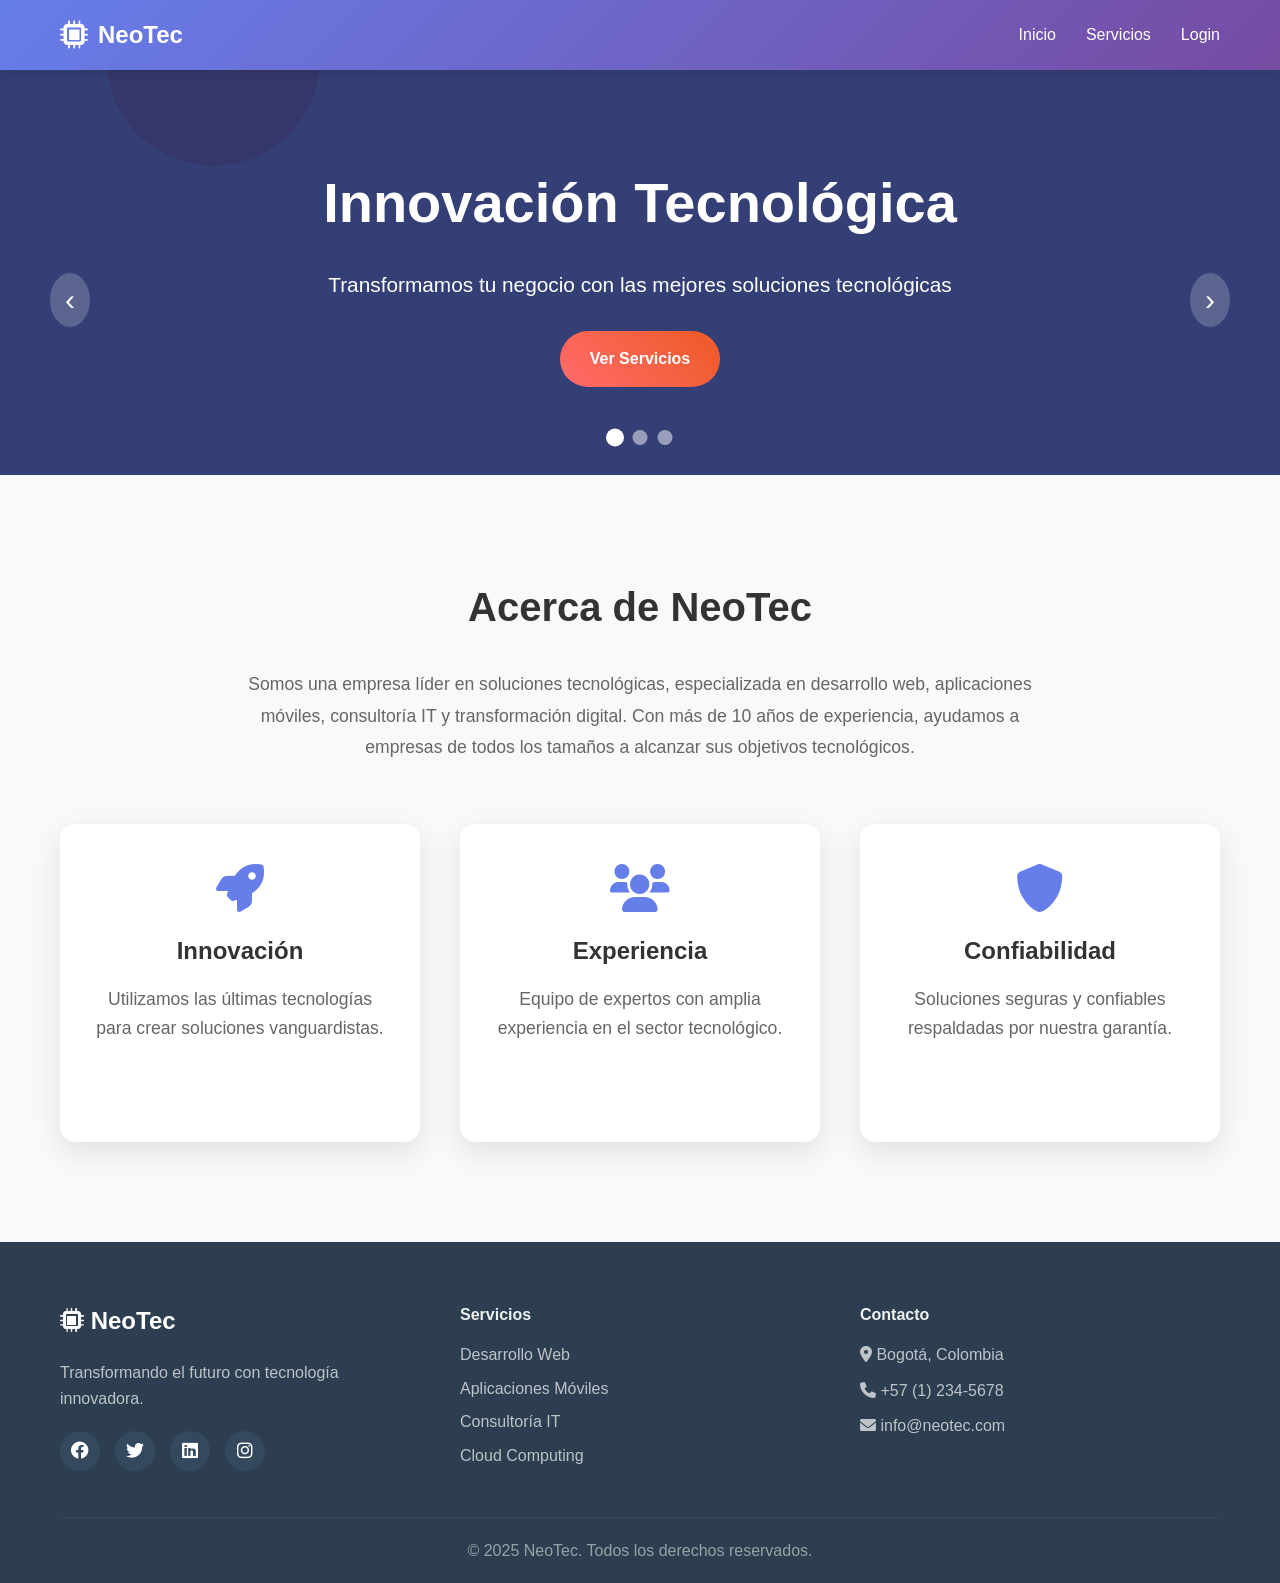
<file: Vistas/index.html>
<!DOCTYPE html>
<html lang="es">
<head>
    <meta charset="UTF-8">
    <meta name="viewport" content="width=device-width, initial-scale=1.0">
    <title>NeoTec - Servicios Tecnológicos</title>
    <link rel="stylesheet" href="styles/home.css">
    <link href="https://cdnjs.cloudflare.com/ajax/libs/font-awesome/6.0.0/css/all.min.css" rel="stylesheet">
</head>
<body>
    <!-- Navbar -->
    <nav class="navbar">
        <div class="nav-container">
            <div class="nav-logo">
                <i class="fas fa-microchip"></i>
                <span>NeoTec</span>
            </div>
            <ul class="nav-menu">
                <li><a href="index.html">Inicio</a></li>
                <li><a href="servicios.html">Servicios</a></li>
                <li><a href="login.html">Login</a></li>
                <li><a href="#" id="admin-link" style="display: none;">Admin</a></li>
            </ul>
            <div class="hamburger">
                <span></span>
                <span></span>
                <span></span>
            </div>
        </div>
    </nav>

    <!-- Slider -->
    <section class="slider">
        <div class="slide active">
            <div class="slide-content">
                <h1>Innovación Tecnológica</h1>
                <p>Transformamos tu negocio con las mejores soluciones tecnológicas</p>
                <a href="servicios.html" class="btn-primary">Ver Servicios</a>
            </div>
        </div>
        <div class="slide">
            <div class="slide-content">
                <h1>Desarrollo Web</h1>
                <p>Creamos experiencias digitales únicas y funcionales</p>
                <a href="servicios.html" class="btn-primary">Comenzar Proyecto</a>
            </div>
        </div>
        <div class="slide">
            <div class="slide-content">
                <h1>Consultoría IT</h1>
                <p>Optimizamos tu infraestructura tecnológica</p>
                <a href="servicios.html" class="btn-primary">Consultar</a>
            </div>
        </div>
        <div class="slider-nav">
            <button class="prev" onclick="changeSlide(+1)">‹</button>
            <button class="next" onclick="changeSlide(1)">›</button>
        </div>
        <div class="slider-indicators">
            <span class="indicator active" onclick="goToSlide(1)"></span>
            <span class="indicator" onclick="goToSlide(2)"></span>
            <span class="indicator" onclick="goToSlide(3)"></span>
        </div>
    </section>

    <!-- Descripción de la empresa -->
    <section class="about">
        <div class="container">
            <div class="about-content">
                <h2>Acerca de NeoTec</h2>
                <p>Somos una empresa líder en soluciones tecnológicas, especializada en desarrollo web, aplicaciones móviles, consultoría IT y transformación digital. Con más de 10 años de experiencia, ayudamos a empresas de todos los tamaños a alcanzar sus objetivos tecnológicos.</p>
                <div class="features">
                    <div class="feature">
                        <i class="fas fa-rocket"></i>
                        <h3>Innovación</h3>
                        <p>Utilizamos las últimas tecnologías para crear soluciones vanguardistas.</p>
                    </div>
                    <div class="feature">
                        <i class="fas fa-users"></i>
                        <h3>Experiencia</h3>
                        <p>Equipo de expertos con amplia experiencia en el sector tecnológico.</p>
                    </div>
                    <div class="feature">
                        <i class="fas fa-shield-alt"></i>
                        <h3>Confiabilidad</h3>
                        <p>Soluciones seguras y confiables respaldadas por nuestra garantía.</p>
                    </div>
                </div>
            </div>
        </div>
    </section>

    <!-- Footer -->
    <footer class="footer">
        <div class="container">
            <div class="footer-content">
                <div class="footer-section">
                    <h3><i class="fas fa-microchip"></i> NeoTec</h3>
                    <p>Transformando el futuro con tecnología innovadora.</p>
                    <div class="social-links">
                        <a href="#"><i class="fab fa-facebook"></i></a>
                        <a href="#"><i class="fab fa-twitter"></i></a>
                        <a href="#"><i class="fab fa-linkedin"></i></a>
                        <a href="#"><i class="fab fa-instagram"></i></a>
                    </div>
                </div>
                <div class="footer-section">
                    <h4>Servicios</h4>
                    <ul>
                        <li><a href="#">Desarrollo Web</a></li>
                        <li><a href="#">Aplicaciones Móviles</a></li>
                        <li><a href="#">Consultoría IT</a></li>
                        <li><a href="#">Cloud Computing</a></li>
                    </ul>
                </div>
                <div class="footer-section">
                    <h4>Contacto</h4>
                    <p><i class="fas fa-map-marker-alt"></i> Bogotá, Colombia</p>
                    <p><i class="fas fa-phone"></i> +57 (1) 234-5678</p>
                    <p><i class="fas fa-envelope"></i> info@neotec.com</p>
                </div>
            </div>
            <div class="footer-bottom">
                <p>&copy; 2025 NeoTec. Todos los derechos reservados.</p>
            </div>
        </div>
    </footer>

    <script src="scripts/auth.js"></script>
    <script src="scripts/home.js"></script>
</body>
</html>
</file>
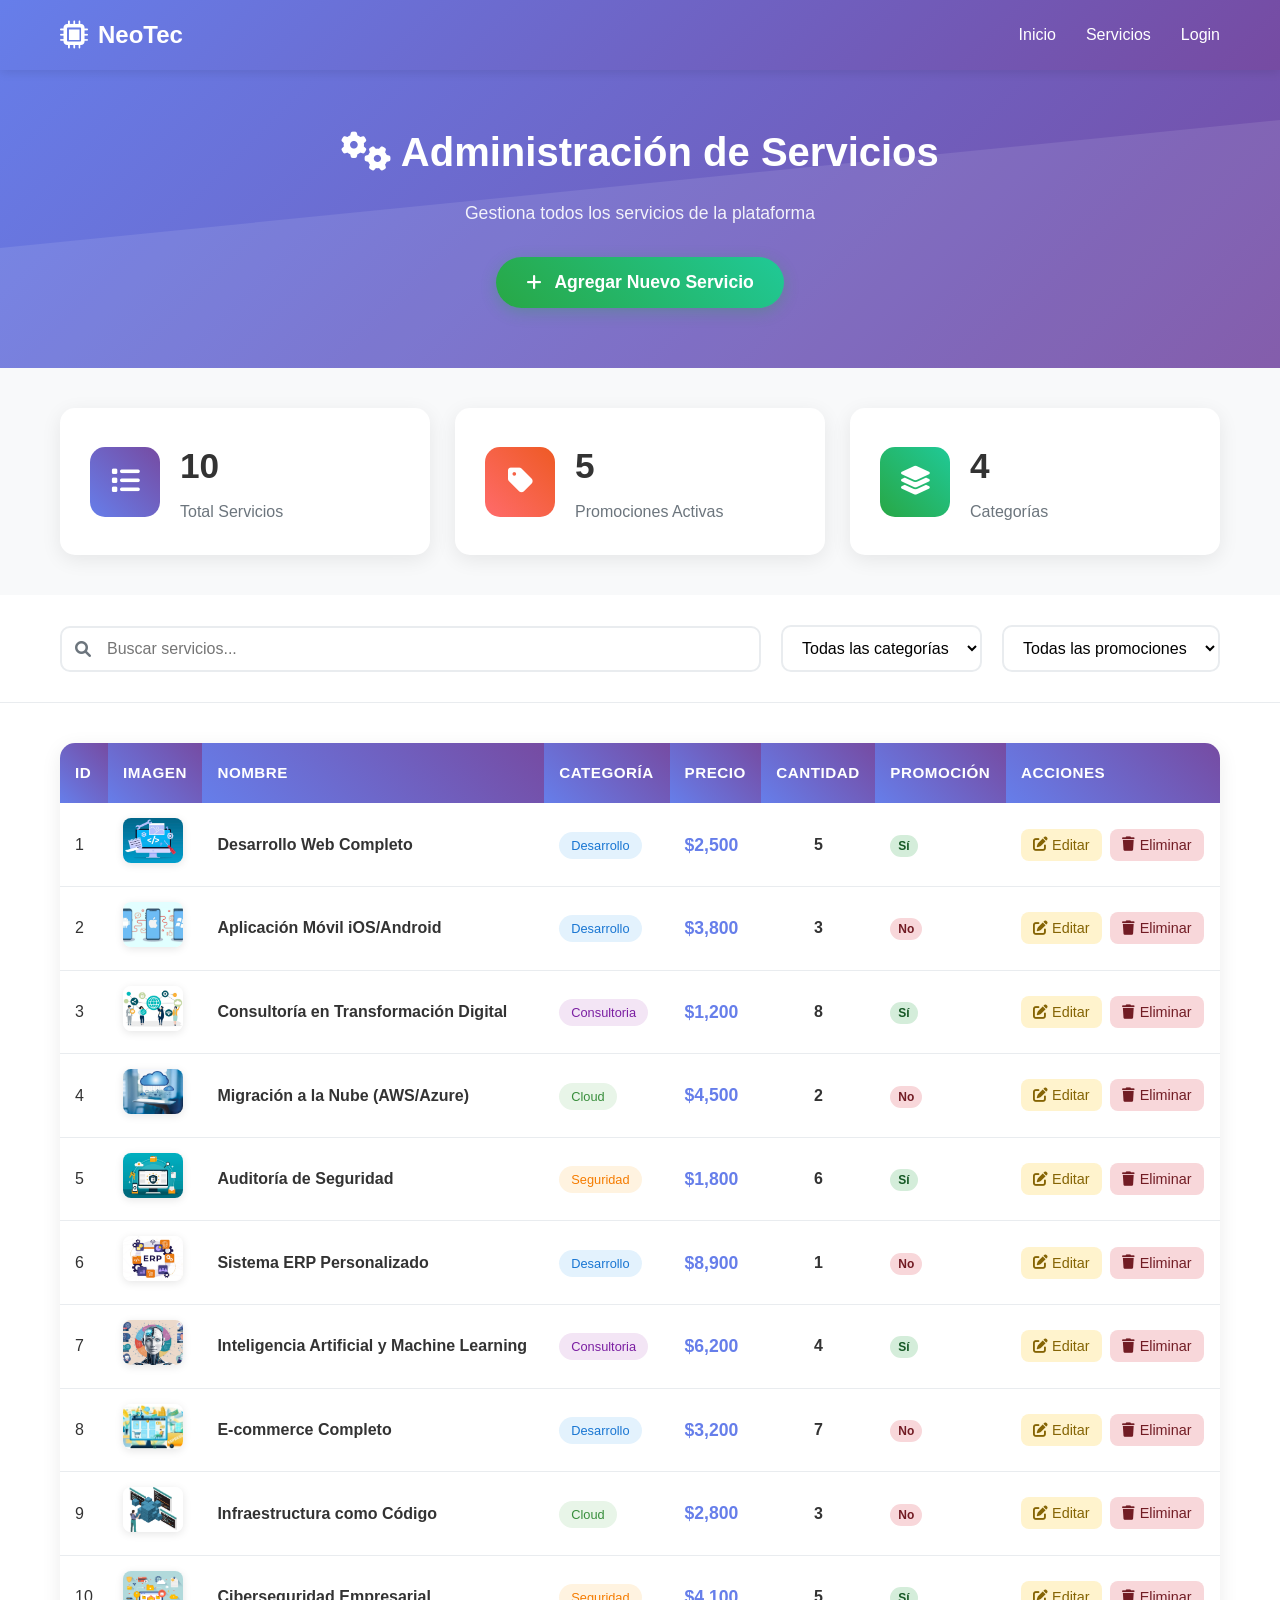
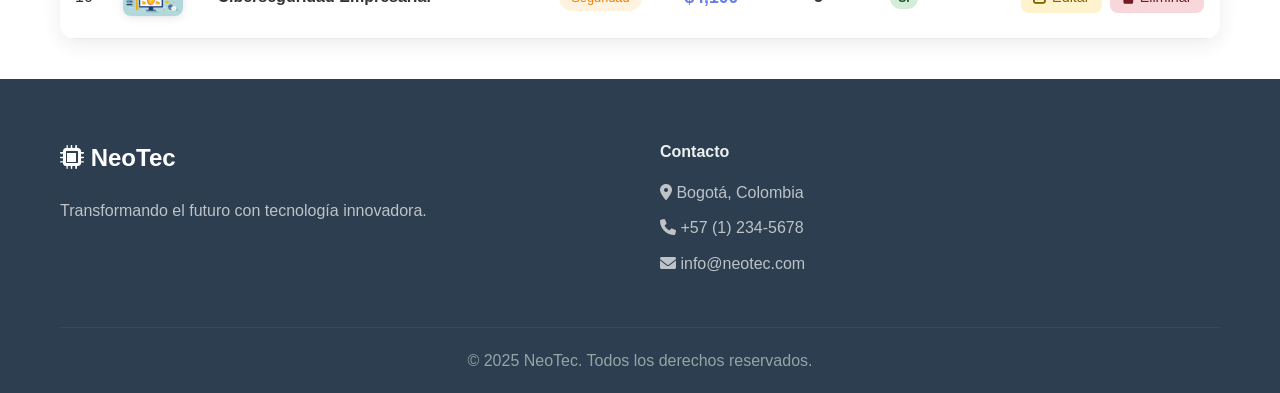
<file: Vistas/Admin_servicios.html>
<!DOCTYPE html>
<html lang="es">
<head>
    <meta charset="UTF-8">
    <meta name="viewport" content="width=device-width, initial-scale=1.0">
    <title>Administrar Servicios - NeoTec</title>
    <link rel="stylesheet" href="styles/Admin_servicios.css">
    <link href="https://cdnjs.cloudflare.com/ajax/libs/font-awesome/6.0.0/css/all.min.css" rel="stylesheet">
</head>
<body>
    <!-- Navbar -->
    <nav class="navbar">
        <div class="nav-container">
            <div class="nav-logo">
                <i class="fas fa-microchip"></i>
                <span>NeoTec</span>
            </div>
            <ul class="nav-menu">
                <li><a href="index.html">Inicio</a></li>
                <li><a href="servicios.html">Servicios</a></li>
                <li><a href="admin-servicios.html" class="active">Admin Servicios</a></li>
                <li><a href="#" onclick="logout()">Cerrar Sesión</a></li>
            </ul>
            <div class="hamburger">
                <span></span>
                <span></span>
                <span></span>
            </div>
        </div>
    </nav>

    <!-- Header -->
    <section class="admin-header">
        <div class="container">
            <h1><i class="fas fa-cogs"></i> Administración de Servicios</h1>
            <p>Gestiona todos los servicios de la plataforma</p>
            <button class="btn-add-service" onclick="openAddServiceModal()">
                <i class="fas fa-plus"></i> Agregar Nuevo Servicio
            </button>
        </div>
    </section>

    <!-- Estadísticas -->
    <section class="admin-stats">
        <div class="container">
            <div class="stats-grid">
                <div class="stat-card">
                    <div class="stat-icon">
                        <i class="fas fa-list"></i>
                    </div>
                    <div class="stat-info">
                        <h3 id="total-services">0</h3>
                        <p>Total Servicios</p>
                    </div>
                </div>
                <div class="stat-card">
                    <div class="stat-icon">
                        <i class="fas fa-tag"></i>
                    </div>
                    <div class="stat-info">
                        <h3 id="active-promotions">0</h3>
                        <p>Promociones Activas</p>
                    </div>
                </div>
                <div class="stat-card">
                    <div class="stat-icon">
                        <i class="fas fa-layer-group"></i>
                    </div>
                    <div class="stat-info">
                        <h3 id="categories-count">0</h3>
                        <p>Categorías</p>
                    </div>
                </div>
            </div>
        </div>
    </section>

    <!-- Filtros -->
    <section class="admin-filters">
        <div class="container">
            <div class="filter-bar">
                <div class="search-box">
                    <i class="fas fa-search"></i>
                    <input type="text" id="search-input" placeholder="Buscar servicios...">
                </div>
                <select id="category-filter">
                    <option value="">Todas las categorías</option>
                    <option value="desarrollo">Desarrollo</option>
                    <option value="consultoria">Consultoría</option>
                    <option value="cloud">Cloud</option>
                    <option value="seguridad">Seguridad</option>
                </select>
                <select id="promotion-filter">
                    <option value="">Todas las promociones</option>
                    <option value="true">Con promoción</option>
                    <option value="false">Sin promoción</option>
                </select>
            </div>
        </div>
    </section>

    <!-- Tabla de Servicios -->
    <section class="admin-content">
        <div class="container">
            <div class="services-table-container">
                <table class="services-table">
                    <thead>
                        <tr>
                            <th>ID</th>
                            <th>Imagen</th>
                            <th>Nombre</th>
                            <th>Categoría</th>
                            <th>Precio</th>
                            <th>Cantidad</th>
                            <th>Promoción</th>
                            <th>Acciones</th>
                        </tr>
                    </thead>
                    <tbody id="services-table-body">
                        <!-- Los servicios se cargarán dinámicamente -->
                    </tbody>
                </table>
            </div>
        </div>
    </section>

    <!-- Modal para Agregar/Editar Servicio -->
    <div id="service-modal" class="modal">
        <div class="modal-content">
            <div class="modal-header">
                <h2 id="modal-title">Agregar Nuevo Servicio</h2>
                <span class="close" onclick="closeServiceModal()">&times;</span>
            </div>
            <form id="service-form" class="modal-body">
                <div class="form-row">
                    <div class="form-group">
                        <label for="service-name">Nombre del Servicio</label>
                        <input type="text" id="service-name" name="nombre" required>
                    </div>
                    <div class="form-group">
                        <label for="service-category">Categoría</label>
                        <select id="service-category" name="categoria" required>
                            <option value="">Seleccionar categoría</option>
                            <option value="desarrollo">Desarrollo</option>
                            <option value="consultoria">Consultoría</option>
                            <option value="cloud">Cloud</option>
                            <option value="seguridad">Seguridad</option>
                        </select>
                    </div>
                </div>
                
                <div class="form-row">
                    <div class="form-group">
                        <label for="service-price">Precio</label>
                        <input type="text" id="service-price" name="precio" placeholder="$0,000" required>
                    </div>
                    <div class="form-group">
                        <label for="service-quantity">Cantidad Disponible</label>
                        <input type="number" id="service-quantity" name="cantidad" min="0" required>
                    </div>
                </div>
                
                <div class="form-group">
                    <label for="service-image">URL de Imagen</label>
                    <input type="url" id="service-image" name="imagen" required>
                </div>
                
                <div class="form-group">
                    <label for="service-description">Descripción Breve</label>
                    <textarea id="service-description" name="descripcion" rows="3" required></textarea>
                </div>
                
                <div class="form-group">
                    <label for="service-detailed-description">Descripción Detallada</label>
                    <textarea id="service-detailed-description" name="descripcionDetallada" rows="4" required></textarea>
                </div>
                
                <div class="form-group">
                    <label for="service-features">Características (una por línea)</label>
                    <textarea id="service-features" name="caracteristicas" rows="4" placeholder="Característica 1&#10;Característica 2&#10;Característica 3" required></textarea>
                </div>
                
                <div class="form-group">
                    <div class="checkbox-wrapper">
                        <input type="checkbox" id="service-promotion" name="promocion">
                        <label for="service-promotion">Tiene promoción activa</label>
                    </div>
                </div>
                
                <div class="modal-actions">
                    <button type="button" class="btn-cancel" onclick="closeServiceModal()">Cancelar</button>
                    <button type="submit" class="btn-save" id="save-button">Guardar Servicio</button>
                </div>
            </form>
        </div>
    </div>

    <!-- Modal de Confirmación -->
    <div id="confirm-modal" class="modal">
        <div class="modal-content confirm-modal">
            <div class="modal-header">
                <h2>Confirmar Acción</h2>
            </div>
            <div class="modal-body">
                <p id="confirm-message">¿Estás seguro de que deseas eliminar este servicio?</p>
            </div>
            <div class="modal-actions">
                <button type="button" class="btn-cancel" onclick="closeConfirmModal()">Cancelar</button>
                <button type="button" class="btn-delete" id="confirm-delete-btn">Eliminar</button>
            </div>
        </div>
    </div>

    <!-- Footer -->
    <footer class="footer">
        <div class="container">
            <div class="footer-content">
                <div class="footer-section">
                    <h3><i class="fas fa-microchip"></i> NeoTec</h3>
                    <p>Transformando el futuro con tecnología innovadora.</p>
                </div>
                <div class="footer-section">
                    <h4>Contacto</h4>
                    <p><i class="fas fa-map-marker-alt"></i> Bogotá, Colombia</p>
                    <p><i class="fas fa-phone"></i> +57 (1) 234-5678</p>
                    <p><i class="fas fa-envelope"></i> info@neotec.com</p>
                </div>
            </div>
            <div class="footer-bottom">
                <p>&copy; 2025 NeoTec. Todos los derechos reservados.</p>
            </div>
        </div>
    </footer>

    <script src="scripts/auth.js"></script>
    <script src="scripts/Admin_servicios.js"></script>
</body>
</html>
</file>
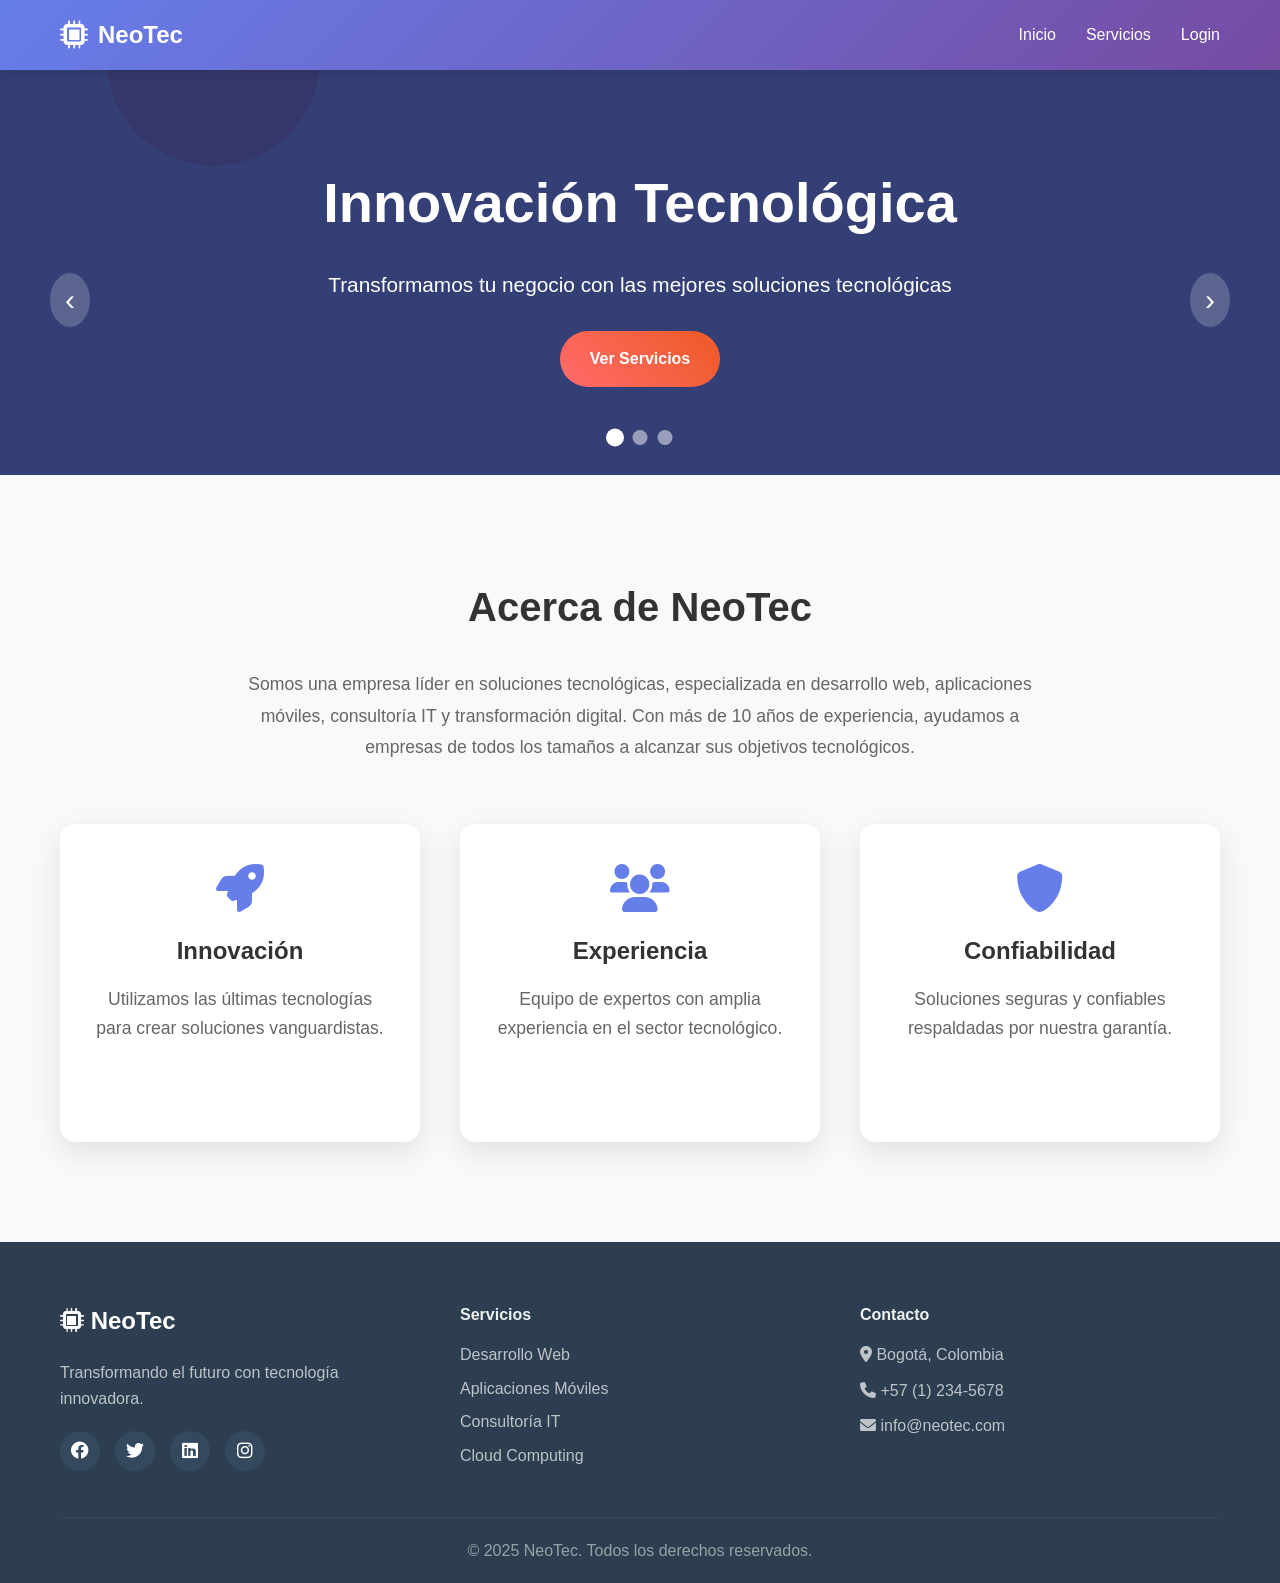
<file: Vistas/home.html>
<!DOCTYPE html>
<html lang="es">
<head>
    <meta charset="UTF-8">
    <meta name="viewport" content="width=device-width, initial-scale=1.0">
    <title>NeoTec - Servicios Tecnológicos</title>
    <link rel="stylesheet" href="../styles/home.css">
    <link href="https://cdnjs.cloudflare.com/ajax/libs/font-awesome/6.0.0/css/all.min.css" rel="stylesheet">
</head>
<body>
    <!-- Navbar -->
    <nav class="navbar">
        <div class="nav-container">
            <div class="nav-logo">
                <i class="fas fa-microchip"></i>
                <span>NeoTec</span>
            </div>
            <ul class="nav-menu">
                <li><a href="home.html">Inicio</a></li>
                <li><a href="servicios.html">Servicios</a></li>
                <li><a href="login.html">Login</a></li>
                <li><a href="#" id="admin-link" style="display: none;">Admin</a></li>
            </ul>
            <div class="hamburger">
                <span></span>
                <span></span>
                <span></span>
            </div>
        </div>
    </nav>

    <!-- Slider -->
    <section class="slider">
        <div class="slide active">
            <div class="slide-content">
                <h1>Innovación Tecnológica</h1>
                <p>Transformamos tu negocio con las mejores soluciones tecnológicas</p>
                <a href="servicios.html" class="btn-primary">Ver Servicios</a>
            </div>
        </div>
        <div class="slide">
            <div class="slide-content">
                <h1>Desarrollo Web</h1>
                <p>Creamos experiencias digitales únicas y funcionales</p>
                <a href="servicios.html" class="btn-primary">Comenzar Proyecto</a>
            </div>
        </div>
        <div class="slide">
            <div class="slide-content">
                <h1>Consultoría IT</h1>
                <p>Optimizamos tu infraestructura tecnológica</p>
                <a href="servicios.html" class="btn-primary">Consultar</a>
            </div>
        </div>
        <div class="slider-nav">
            <button class="prev" onclick="changeSlide(+1)">‹</button>
            <button class="next" onclick="changeSlide(1)">›</button>
        </div>
        <div class="slider-indicators">
            <span class="indicator active" onclick="goToSlide(1)"></span>
            <span class="indicator" onclick="goToSlide(2)"></span>
            <span class="indicator" onclick="goToSlide(3)"></span>
        </div>
    </section>

    <!-- Descripción de la empresa -->
    <section class="about">
        <div class="container">
            <div class="about-content">
                <h2>Acerca de NeoTec</h2>
                <p>Somos una empresa líder en soluciones tecnológicas, especializada en desarrollo web, aplicaciones móviles, consultoría IT y transformación digital. Con más de 10 años de experiencia, ayudamos a empresas de todos los tamaños a alcanzar sus objetivos tecnológicos.</p>
                <div class="features">
                    <div class="feature">
                        <i class="fas fa-rocket"></i>
                        <h3>Innovación</h3>
                        <p>Utilizamos las últimas tecnologías para crear soluciones vanguardistas.</p>
                    </div>
                    <div class="feature">
                        <i class="fas fa-users"></i>
                        <h3>Experiencia</h3>
                        <p>Equipo de expertos con amplia experiencia en el sector tecnológico.</p>
                    </div>
                    <div class="feature">
                        <i class="fas fa-shield-alt"></i>
                        <h3>Confiabilidad</h3>
                        <p>Soluciones seguras y confiables respaldadas por nuestra garantía.</p>
                    </div>
                </div>
            </div>
        </div>
    </section>

    <!-- Footer -->
    <footer class="footer">
        <div class="container">
            <div class="footer-content">
                <div class="footer-section">
                    <h3><i class="fas fa-microchip"></i> NeoTec</h3>
                    <p>Transformando el futuro con tecnología innovadora.</p>
                    <div class="social-links">
                        <a href="#"><i class="fab fa-facebook"></i></a>
                        <a href="#"><i class="fab fa-twitter"></i></a>
                        <a href="#"><i class="fab fa-linkedin"></i></a>
                        <a href="#"><i class="fab fa-instagram"></i></a>
                    </div>
                </div>
                <div class="footer-section">
                    <h4>Servicios</h4>
                    <ul>
                        <li><a href="#">Desarrollo Web</a></li>
                        <li><a href="#">Aplicaciones Móviles</a></li>
                        <li><a href="#">Consultoría IT</a></li>
                        <li><a href="#">Cloud Computing</a></li>
                    </ul>
                </div>
                <div class="footer-section">
                    <h4>Contacto</h4>
                    <p><i class="fas fa-map-marker-alt"></i> Bogotá, Colombia</p>
                    <p><i class="fas fa-phone"></i> +57 (1) 234-5678</p>
                    <p><i class="fas fa-envelope"></i> info@neotec.com</p>
                </div>
            </div>
            <div class="footer-bottom">
                <p>&copy; 2025 NeoTec. Todos los derechos reservados.</p>
            </div>
        </div>
    </footer>

    <script src="../scripts/auth.js"></script>
    <script src="../scripts/home.js"></script>
</body>
</html>
</file>
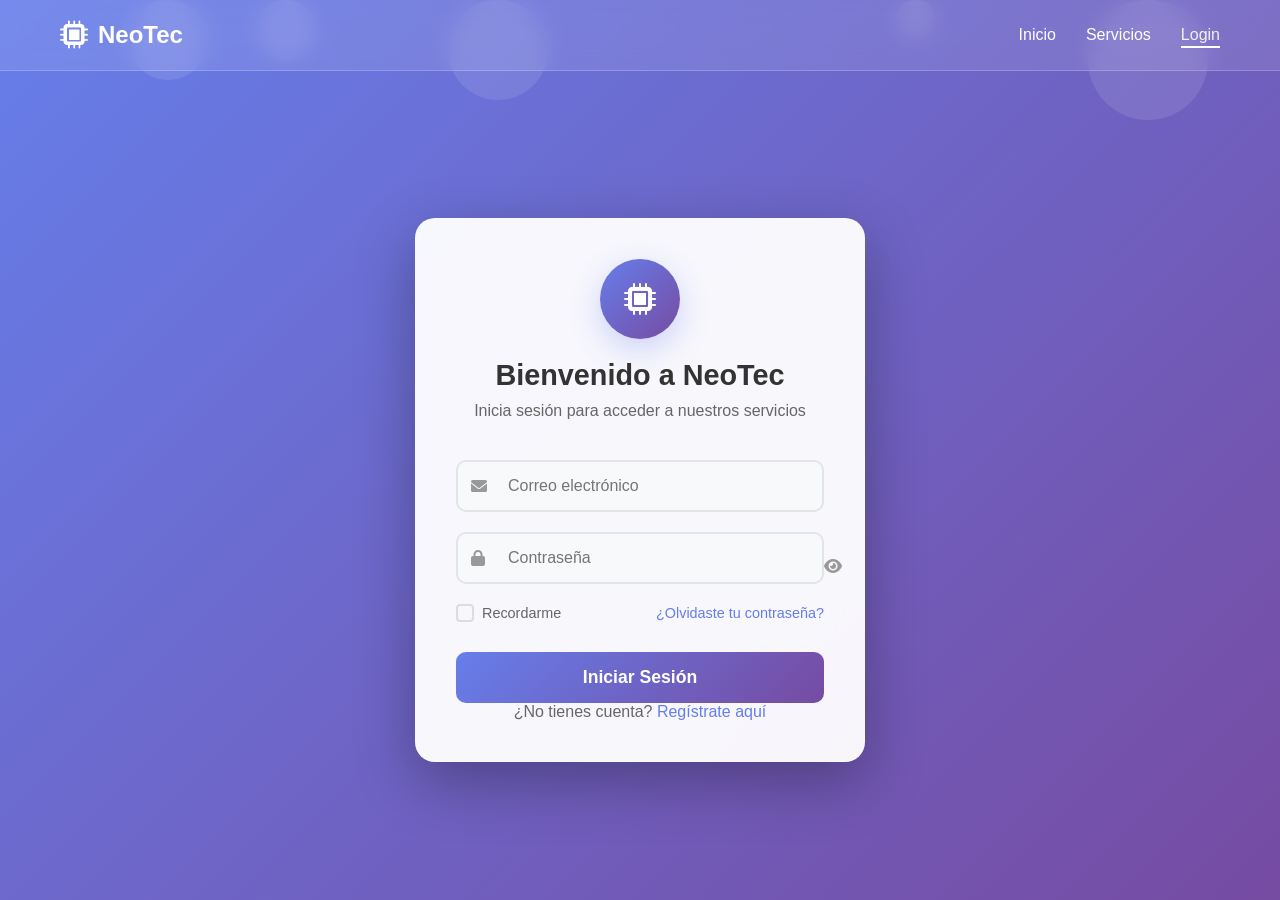
<file: Vistas/login.html>
<!DOCTYPE html>
<html lang="es">
<head>
    <meta charset="UTF-8">
    <meta name="viewport" content="width=device-width, initial-scale=1.0">
    <title>Iniciar Sesión - NeoTec</title>
    <link rel="stylesheet" href="styles/login.css">
    <link href="https://cdnjs.cloudflare.com/ajax/libs/font-awesome/6.0.0/css/all.min.css" rel="stylesheet">
</head>
<body>
    <!-- Background Animation -->
    <div class="background-animation">
        <div class="floating-shapes">
            <div class="shape shape-1"></div>
            <div class="shape shape-2"></div>
            <div class="shape shape-3"></div>
            <div class="shape shape-4"></div>
            <div class="shape shape-5"></div>
        </div>
    </div>

    <!-- Navbar -->
    <nav class="navbar">
        <div class="nav-container">
            <div class="nav-logo">
                <i class="fas fa-microchip"></i>
                <span>NeoTec</span>
            </div>
            <ul class="nav-menu">
                <li><a href="index.html">Inicio</a></li>
                <li><a href="servicios.html">Servicios</a></li>
                <li><a href="login.html" class="active">Login</a></li>
            </ul>
        </div>
    </nav>

    <!-- Login Container -->
    <div class="login-container">
        <div class="login-card">
            <div class="login-header">
                <div class="login-logo">
                    <i class="fas fa-microchip"></i>
                </div>
                <h1>Bienvenido a NeoTec</h1>
                <p>Inicia sesión para acceder a nuestros servicios</p>
            </div>

            <!-- Login Form -->
            <form class="login-form" id="login-form">
                <div class="form-group">
                    <div class="input-group">
                        <i class="fas fa-envelope"></i>
                        <input type="email" id="email" placeholder="Correo electrónico" required>
                    </div>
                </div>

                <div class="form-group">
                    <div class="input-group">
                        <i class="fas fa-lock"></i>
                        <input type="password" id="password" placeholder="Contraseña" required>
                        <button type="button" class="password-toggle" onclick="togglePassword()">
                            <i class="fas fa-eye" id="password-eye"></i>
                        </button>
                    </div>
                </div>

                <div class="form-options">
                    <label class="remember-me">
                        <input type="checkbox" id="remember">
                        <span class="checkmark"></span>
                        Recordarme
                    </label>
                    <a href="#" class="forgot-password">¿Olvidaste tu contraseña?</a>
                </div>

                <button type="submit" class="login-btn">
                    <span class="btn-text">Iniciar Sesión</span>
                    <div class="loading-spinner" style="display: none;">
                        <i class="fas fa-spinner fa-spin"></i>
                    </div>
                </button>

                <div class="register-link">
                    <p>¿No tienes cuenta? <a href="#">Regístrate aquí</a></p>
                </div>
            </form>

            <form class="register-form" id="register-form" style="display: none;">
                <div class="form-group">
                    <div class="input-group">
                        <i class="fas fa-user"></i>
                        <input type="text" id="fullname" placeholder="Nombre completo" required>
                    </div>
                </div>

                <div class="form-group">
                    <div class="input-group">
                        <i class="fas fa-envelope"></i>
                        <input type="email" id="reg-email" placeholder="Correo electrónico" required>
                    </div>
                </div>

                <div class="form-group">
                    <div class="input-group">
                        <i class="fas fa-phone"></i>
                        <input type="tel" id="phone" placeholder="Teléfono" required>
                    </div>
                </div>

                <div class="form-group">
                    <div class="input-group">
                        <i class="fas fa-building"></i>
                        <input type="text" id="company" placeholder="Empresa (opcional)">
                    </div>
                </div>

                <div class="form-group">
                    <div class="input-group">
                        <i class="fas fa-lock"></i>
                        <input type="password" id="reg-password" placeholder="Contraseña" required>
                        <button type="button" class="password-toggle" onclick="toggleRegPassword()">
                            <i class="fas fa-eye" id="reg-password-eye"></i>
                        </button>
                    </div>
                </div>

                <div class="form-group">
                    <div class="input-group">
                        <i class="fas fa-lock"></i>
                        <input type="password" id="confirm-password" placeholder="Confirmar contraseña" required>
                    </div>
                </div>

                <div class="form-options">
                    <label class="remember-me">
                        <input type="checkbox" id="terms" required>
                        <span class="checkmark"></span>
                        Acepto los <a href="#">términos y condiciones</a>
                    </label>
                </div>

                <button type="submit" class="login-btn register-btn">
                    <span class="btn-text">Crear Cuenta</span>
                    <div class="loading-spinner" style="display: none;">
                        <i class="fas fa-spinner fa-spin"></i>
                    </div>
                </button>

                <div class="register-link">
                    <p>¿Ya tienes cuenta? <a href="#" onclick="showLoginForm()">Inicia sesión</a></p>
                </div>
            </form>
        </div>
        
    </div>

    <script src="scripts/login.js"></script>
</body>
</html>
</file>
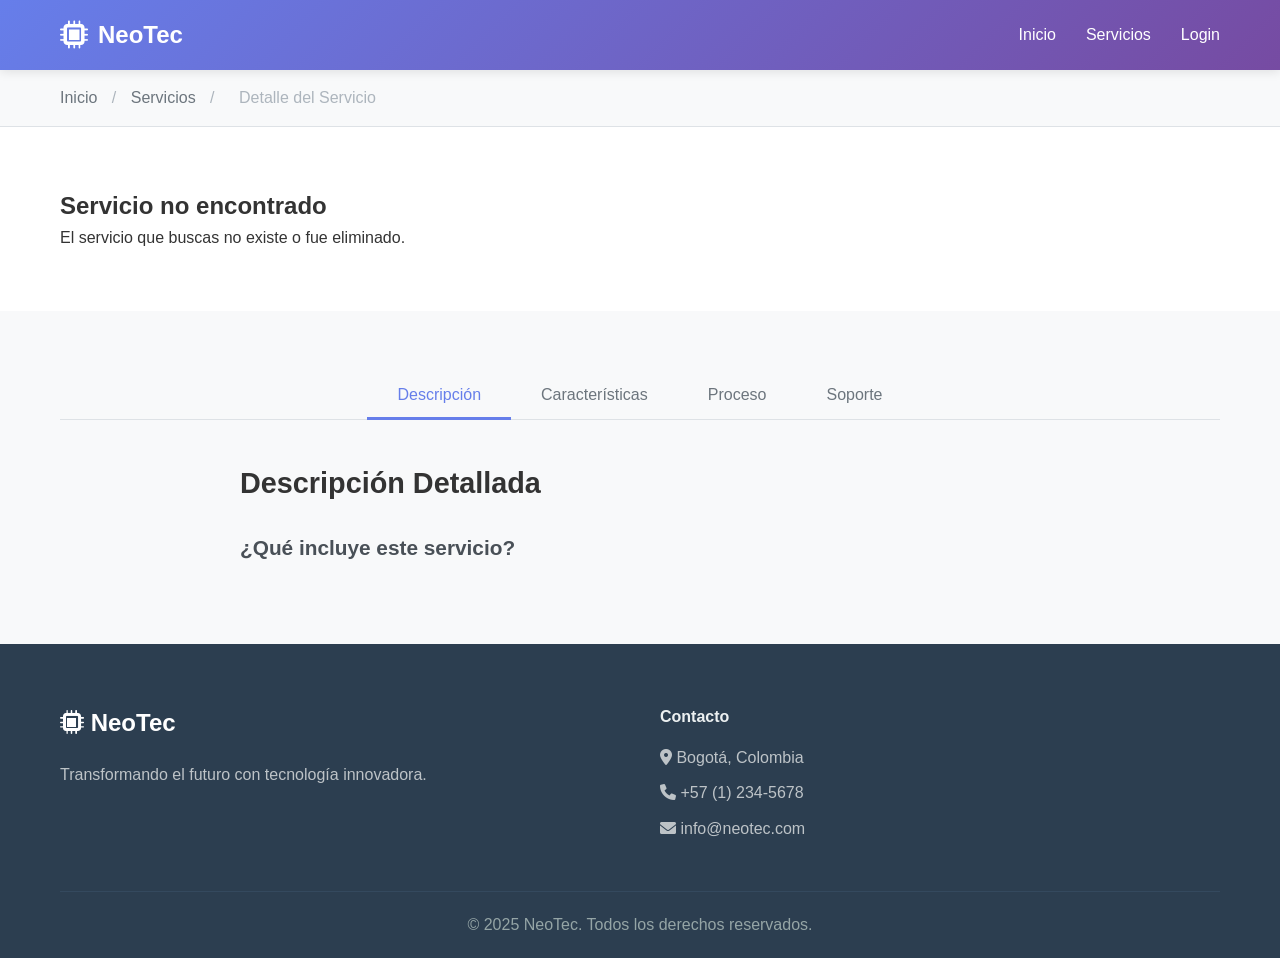
<file: Vistas/servicio-detalle.html>
<!DOCTYPE html>
<html lang="es">
<head>
    <meta charset="UTF-8">
    <meta name="viewport" content="width=device-width, initial-scale=1.0">
    <title>Detalle del Servicio - NeoTec</title>
    <link rel="stylesheet" href="styles/servicio-detalle.css">
    <link href="https://cdnjs.cloudflare.com/ajax/libs/font-awesome/6.0.0/css/all.min.css" rel="stylesheet">
</head>
<body>
    <!-- Navbar -->
    <nav class="navbar">
        <div class="nav-container">
            <div class="nav-logo">
                <i class="fas fa-microchip"></i>
                <span>NeoTec</span>
            </div>
            <ul class="nav-menu">
                <li><a href="index.html">Inicio</a></li>
                <li><a href="servicios.html">Servicios</a></li>
                <li><a href="login.html">Login</a></li>
                <li><a href="#" id="admin-link" style="display: none;">Admin</a></li>
            </ul>
            <div class="hamburger">
                <span></span>
                <span></span>
                <span></span>
            </div>
        </div>
    </nav>

    <!-- Breadcrumb -->
    <nav class="breadcrumb">
        <div class="container">
            <a href="index.html">Inicio</a>
            <span>/</span>
            <a href="servicios.html">Servicios</a>
            <span>/</span>
            <span id="current-service-name">Detalle del Servicio</span>
        </div>
    </nav>

    <!-- Service Detail -->
    <section class="service-detail">
        <div class="container">
            <div class="detail-grid">
                <div class="service-image-section">
                    <div class="main-image">
                        <img id="service-image" src="" alt="Servicio">
                        <div id="promotion-badge" class="promotion-badge" style="display: none;">
                            <i class="fas fa-tag"></i>
                            ¡En Promoción!
                        </div>
                    </div>
                </div>
                
                <div class="service-info-section">
                    <div class="service-category-badge" id="service-category"></div>
                    <h1 class="service-title" id="service-title"></h1>
                    <div class="service-price" id="service-price"></div>
                    
                    <div class="service-status">
                        <div class="status-item">
                            <i class="fas fa-box"></i>
                            <span>Disponibilidad: <strong id="service-availability"></strong></span>
                        </div>
                        <div class="status-item">
                            <i class="fas fa-clock"></i>
                            <span>Tiempo de entrega: <strong>2-4 semanas</strong></span>
                        </div>
                    </div>
                    
                    <div class="service-description-short" id="service-description-short"></div>
                    
                    <div class="service-actions">
                        <button class="btn-primary" onclick="requestService()">
                            <i class="fas fa-shopping-cart"></i>
                            Solicitar Servicio
                        </button>
                        <button class="btn-secondary" onclick="requestQuote()">
                            <i class="fas fa-calculator"></i>
                            Cotizar
                        </button>
                        <button class="btn-wishlist" onclick="addToWishlist()">
                            <i class="fas fa-heart"></i>
                        </button>
                    </div>
                </div>
            </div>
        </div>
    </section>

    <!-- Service Details Tabs -->
    <section class="service-tabs">
        <div class="container">
            <div class="tabs-navigation">
                <button class="tab-btn active" data-tab="description">Descripción</button>
                <button class="tab-btn" data-tab="features">Características</button>
                <button class="tab-btn" data-tab="process">Proceso</button>
                <button class="tab-btn" data-tab="support">Soporte</button>
            </div>
            
            <div class="tabs-content">
                <div class="tab-panel active" id="description-tab">
                    <h3>Descripción Detallada</h3>
                    <p id="detailed-description"></p>
                    
                    <h4>¿Qué incluye este servicio?</h4>
                    <ul id="service-includes"></ul>
                </div>
                
                <div class="tab-panel" id="features-tab">
                    <h3>Características Principales</h3>
                    <div class="features-grid" id="features-grid"></div>
                </div>
                
                <div class="tab-panel" id="process-tab">
                    <h3>Nuestro Proceso de Trabajo</h3>
                    <div class="process-steps">
                        <div class="step">
                            <div class="step-number">1</div>
                            <div class="step-content">
                                <h4>Consulta Inicial</h4>
                                <p>Analizamos tus necesidades y definimos los objetivos del proyecto.</p>
                            </div>
                        </div>
                        <div class="step">
                            <div class="step-number">2</div>
                            <div class="step-content">
                                <h4>Propuesta Técnica</h4>
                                <p>Elaboramos una propuesta detallada con cronograma y costos.</p>
                            </div>
                        </div>
                        <div class="step">
                            <div class="step-number">3</div>
                            <div class="step-content">
                                <h4>Desarrollo</h4>
                                <p>Ejecutamos el proyecto manteniendo comunicación constante.</p>
                            </div>
                        </div>
                        <div class="step">
                            <div class="step-number">4</div>
                            <div class="step-content">
                                <h4>Entrega y Soporte</h4>
                                <p>Entregamos el proyecto finalizado y brindamos soporte continuo.</p>
                            </div>
                        </div>
                    </div>
                </div>
                
                <div class="tab-panel" id="support-tab">
                    <h3>Soporte y Garantía</h3>
                    <div class="support-info">
                        <div class="support-item">
                            <i class="fas fa-shield-alt"></i>
                            <h4>Garantía de Calidad</h4>
                            <p>Ofrecemos garantía de 6 meses en todos nuestros servicios.</p>
                        </div>
                        <div class="support-item">
                            <i class="fas fa-headset"></i>
                            <h4>Soporte 24/7</h4>
                            <p>Atención técnica disponible las 24 horas del día, 7 días a la semana.</p>
                        </div>
                        <div class="support-item">
                            <i class="fas fa-tools"></i>
                            <h4>Mantenimiento</h4>
                            <p>Servicios de mantenimiento preventivo y correctivo incluidos.</p>
                        </div>
                    </div>
                </div>
            </div>
        </div>
    </section>


    <!-- Footer -->
    <footer class="footer">
        <div class="container">
            <div class="footer-content">
                <div class="footer-section">
                    <h3><i class="fas fa-microchip"></i> NeoTec</h3>
                    <p>Transformando el futuro con tecnología innovadora.</p>
                </div>
                <div class="footer-section">
                    <h4>Contacto</h4>
                    <p><i class="fas fa-map-marker-alt"></i> Bogotá, Colombia</p>
                    <p><i class="fas fa-phone"></i> +57 (1) 234-5678</p>
                    <p><i class="fas fa-envelope"></i> info@neotec.com</p>
                </div>
            </div>
            <div class="footer-bottom">
                <p>&copy; 2025 NeoTec. Todos los derechos reservados.</p>
            </div>
        </div>
    </footer>

    <script src="scripts/auth.js"></script>
    <script src="scripts/servicios.js"></script>
    <script src="scripts/servicio-detalle.js"></script>
</body>
</html>
</file>
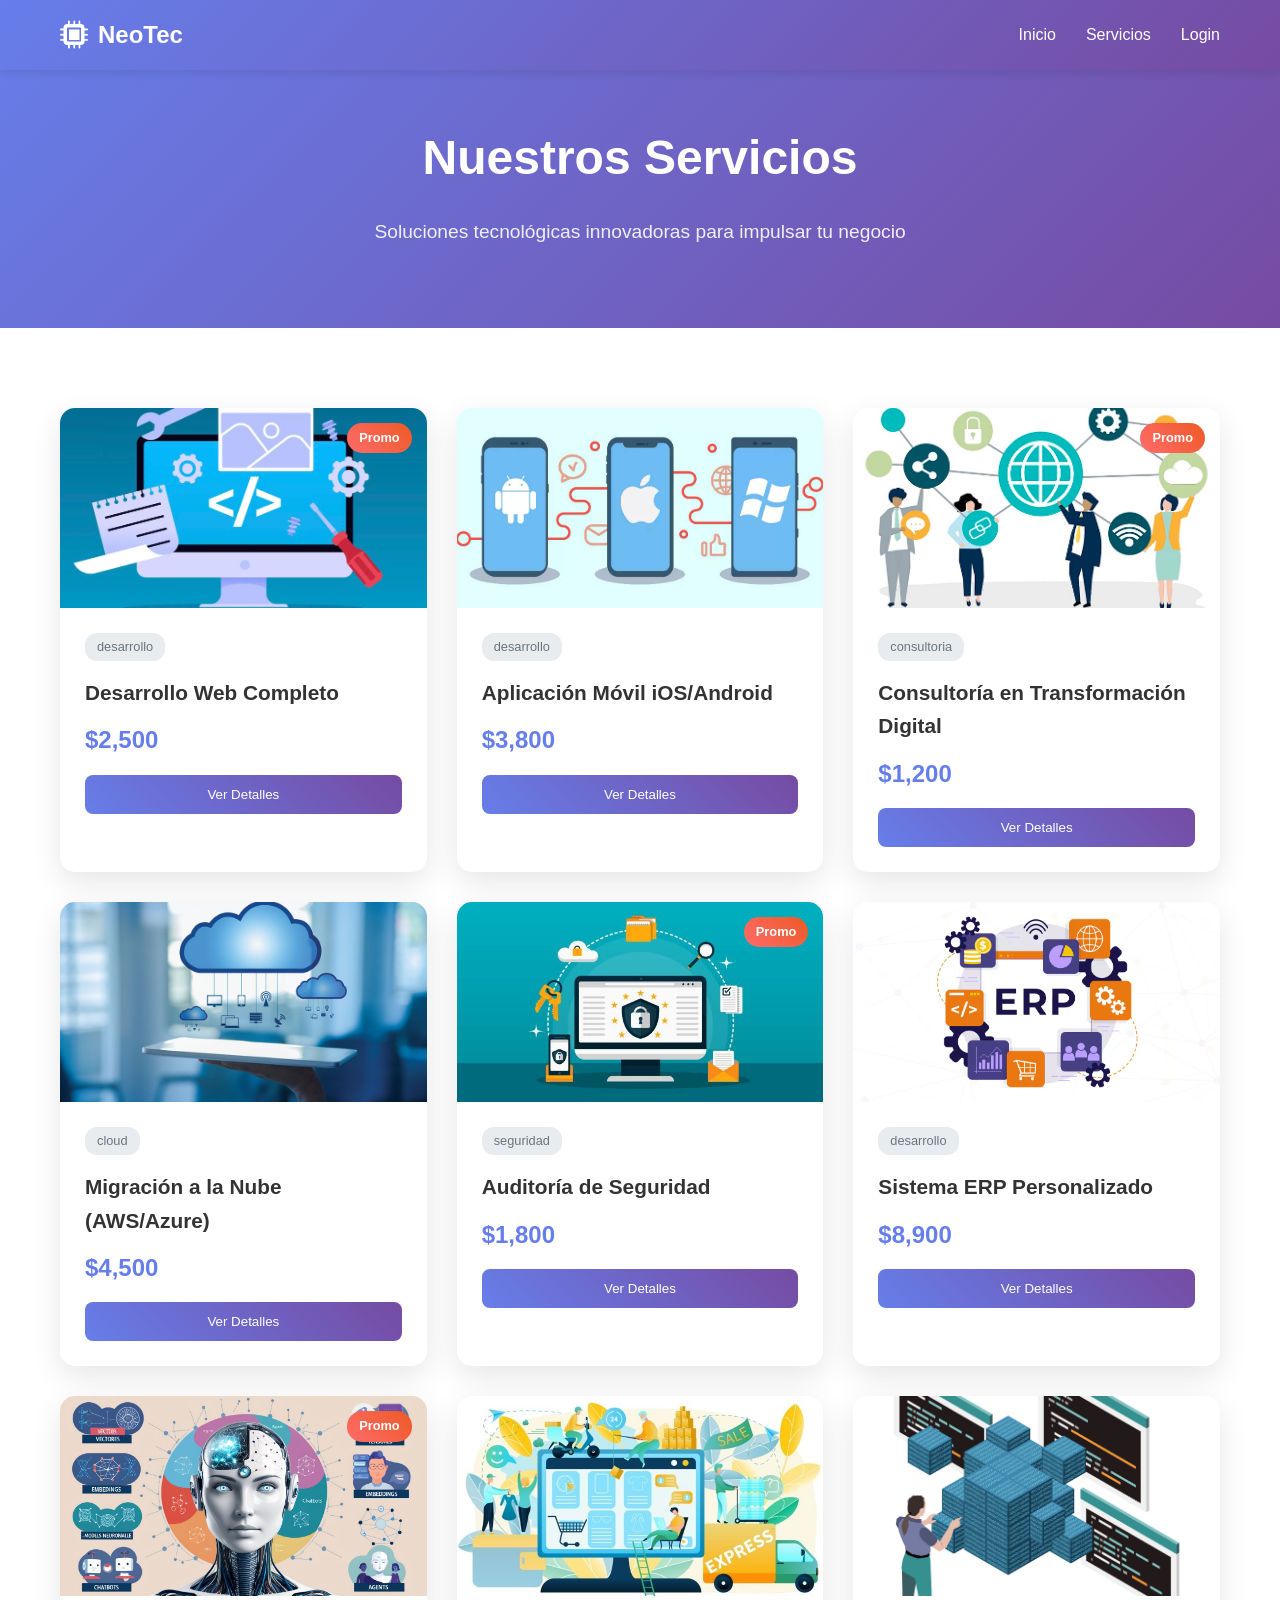
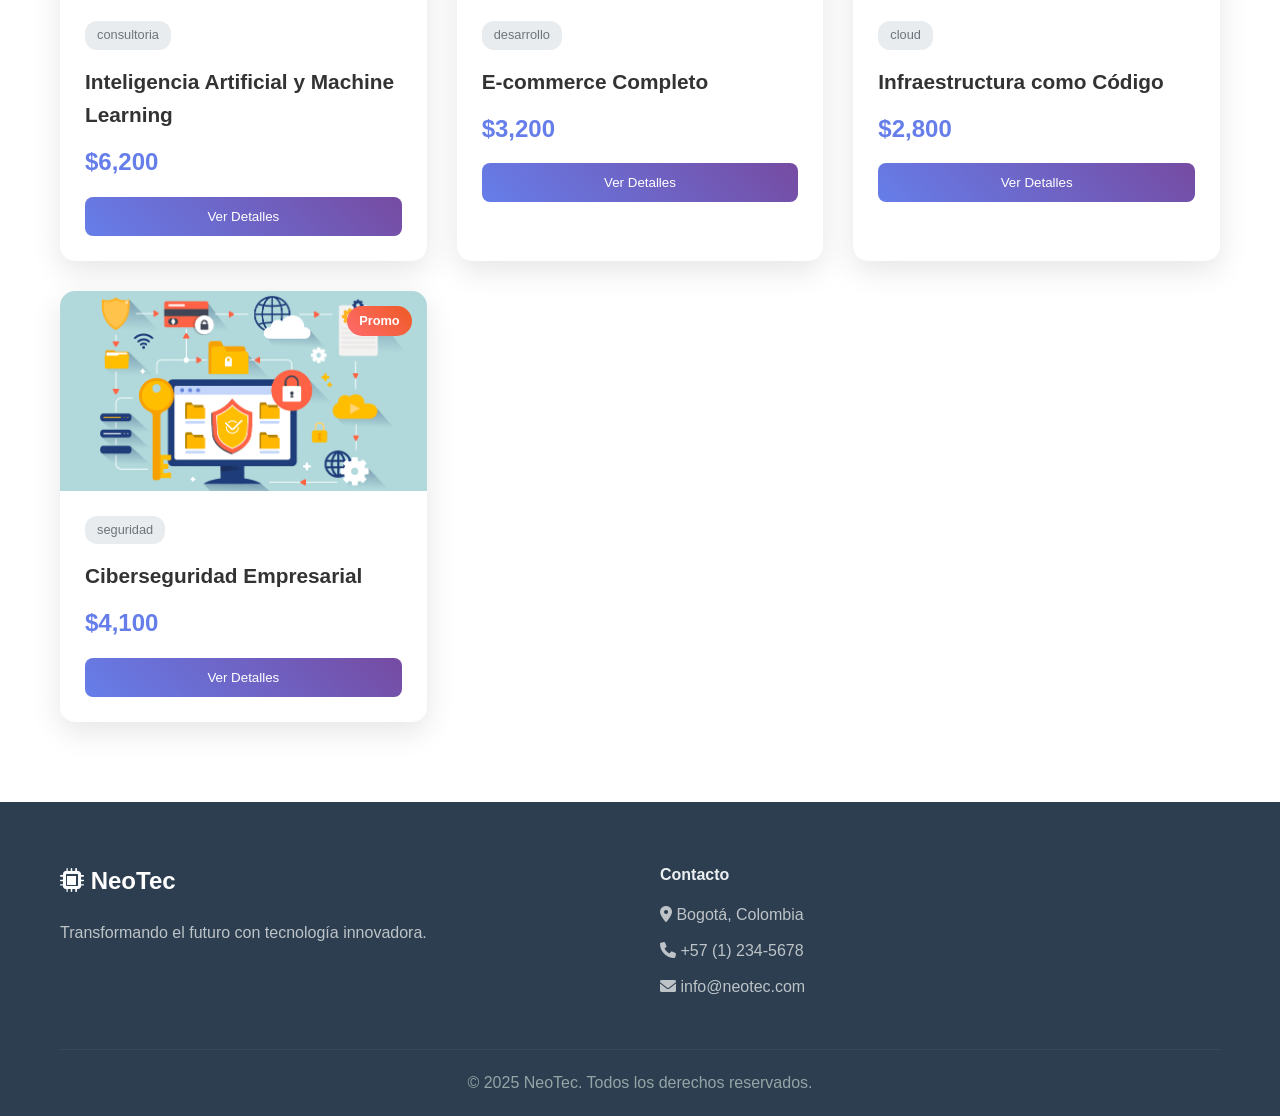
<file: Vistas/servicios.html>
<!DOCTYPE html>
<html lang="es">
<head>
    <meta charset="UTF-8">
    <meta name="viewport" content="width=device-width, initial-scale=1.0">
    <title>Servicios - NeoTec</title>
    <link rel="stylesheet" href="styles/servicios.css">
    <link href="https://cdnjs.cloudflare.com/ajax/libs/font-awesome/6.0.0/css/all.min.css" rel="stylesheet">
</head>
<body>
    <!-- Navbar -->
    <nav class="navbar">
        <div class="nav-container">
            <div class="nav-logo">
                <i class="fas fa-microchip"></i>
                <span>NeoTec</span>
            </div>
            <ul class="nav-menu">
                <li><a href="index.html">Inicio</a></li>
                <li><a href="servicios.html" class="active">Servicios</a></li>
                <li><a href="login.html">Login</a></li>
                <li><a href="#" id="admin-link" style="display: none;">Admin</a></li>
            </ul>
            <div class="hamburger">
                <span></span>
                <span></span>
                <span></span>
            </div>
        </div>
    </nav>

    <!-- Header -->
    <section class="services-header">
        <div class="container">
            <h1>Nuestros Servicios</h1>
            <p>Soluciones tecnológicas innovadoras para impulsar tu negocio</p>
        </div>
    </section>


    <!-- Lista de Servicios -->
    <section class="services-grid">
        <div class="container">
            <div class="services-container" id="services-container">
                <!-- Los servicios se cargan dinámicamente -->
            </div>
        </div>
    </section>

    <!-- Footer -->
    <footer class="footer">
        <div class="container">
            <div class="footer-content">
                <div class="footer-section">
                    <h3><i class="fas fa-microchip"></i> NeoTec</h3>
                    <p>Transformando el futuro con tecnología innovadora.</p>
                </div>
                <div class="footer-section">
                    <h4>Contacto</h4>
                    <p><i class="fas fa-map-marker-alt"></i> Bogotá, Colombia</p>
                    <p><i class="fas fa-phone"></i> +57 (1) 234-5678</p>
                    <p><i class="fas fa-envelope"></i> info@neotec.com</p>
                </div>
            </div>
            <div class="footer-bottom">
                <p>&copy; 2025 NeoTec. Todos los derechos reservados.</p>
            </div>
        </div>
    </footer>

    <script src="scripts/auth.js"></script>
    <script src="scripts/servicios.js"></script>
</body>
</html>
</file>
<file: Vistas/styles/home.css>
* {
    margin: 0;
    padding: 0;
    box-sizing: border-box;
}

body {
    font-family: 'Arial', sans-serif;
    line-height: 1.6;
    color: #333;
}

.container {
    max-width: 1200px;
    margin: 0 auto;
    padding: 0 20px;
}

/* Navbar */
.navbar {
    background: linear-gradient(135deg, #667eea 0%, #764ba2 100%);
    position: fixed;
    top: 0;
    width: 100%;
    z-index: 1000;
    box-shadow: 0 2px 10px rgba(0,0,0,0.1);
}

.nav-container {
    max-width: 1200px;
    margin: 0 auto;
    padding: 0 20px;
    display: flex;
    justify-content: space-between;
    align-items: center;
    height: 70px;
}

.nav-logo {
    display: flex;
    align-items: center;
    font-size: 24px;
    font-weight: bold;
    color: white;
}

.nav-logo i {
    margin-right: 10px;
    font-size: 28px;
}

.nav-menu {
    display: flex;
    list-style: none;
    gap: 30px;
}

.nav-menu a {
    color: white;
    text-decoration: none;
    font-weight: 500;
    transition: all 0.3s ease;
}

.nav-menu a:hover {
    color: #f0f0f0;
    transform: translateY(-2px);
}

.hamburger {
    display: none;
    flex-direction: column;
    cursor: pointer;
}

.hamburger span {
    width: 25px;
    height: 3px;
    background: white;
    margin: 3px 0;
    transition: 0.3s;
}

/* Slider */
.slider {
    position: relative;
    height: 45vh;
    overflow: hidden;
    margin-top: 70px;
}

.slide {
    position: absolute;
    top: 0;
    left: 0;
    width: 100%;
    height: 100%;
    opacity: 0;
    transition: opacity 1s ease-in-out;
    display: flex;
    align-items: center;
    justify-content: center;
    text-align: center;
    color: white;
}

.slide:nth-child(1) {
    background: linear-gradient(rgba(0,0,0,0.5), rgba(0,0,0,0.5)), url('data:image/svg+xml,<svg xmlns="http://www.w3.org/2000/svg" viewBox="0 0 1200 800"><rect fill="%23667eea" width="1200" height="800"/><circle fill="%23764ba2" cx="200" cy="200" r="100" opacity="0.3"/><circle fill="%23667eea" cx="800" cy="400" r="150" opacity="0.2"/></svg>');
    background-size: cover;
    background-position: center;
}

.slide:nth-child(2) {
    background: linear-gradient(rgba(0,0,0,0.5), rgba(0,0,0,0.5)), url('data:image/svg+xml,<svg xmlns="http://www.w3.org/2000/svg" viewBox="0 0 1200 800"><rect fill="%23f093fb" width="1200" height="800"/><rect fill="%23f5576c" x="100" y="100" width="200" height="200" opacity="0.3"/><rect fill="%23f093fb" x="700" y="300" width="300" height="300" opacity="0.2"/></svg>');
    background-size: cover;
    background-position: center;
}

.slide:nth-child(3) {
    background: linear-gradient(rgba(0,0,0,0.5), rgba(0,0,0,0.5)), url('data:image/svg+xml,<svg xmlns="http://www.w3.org/2000/svg" viewBox="0 0 1200 800"><rect fill="%234facfe" width="1200" height="800"/><polygon fill="%2300f2fe" points="200,100 400,300 200,500" opacity="0.3"/><polygon fill="%234facfe" points="800,200 1000,400 800,600" opacity="0.2"/></svg>');
    background-size: cover;
    background-position: center;
}

.slide.active {
    opacity: 1;
}

.slide-content h1 {
    font-size: 3.5rem;
    margin-bottom: 20px;
    animation: slideUp 1s ease-out;
}

.slide-content p {
    font-size: 1.3rem;
    margin-bottom: 30px;
    animation: slideUp 1s ease-out 0.3s both;
}

.btn-primary {
    display: inline-block;
    padding: 15px 30px;
    background: linear-gradient(45deg, #ff6b6b, #ee5a24);
    color: white;
    text-decoration: none;
    border-radius: 50px;
    font-weight: bold;
    transition: all 0.3s ease;
    animation: slideUp 1s ease-out 0.6s both;
}

.btn-primary:hover {
    transform: translateY(-3px);
    box-shadow: 0 10px 20px rgba(0,0,0,0.2);
}

.slider-nav {
    position: absolute;
    top: 50%;
    width: 100%;
    display: flex;
    justify-content: space-between;
    padding: 0 50px;
}

.slider-nav button {
    background: rgba(255,255,255,0.2);
    border: none;
    color: white;
    font-size: 30px;
    padding: 10px 15px;
    border-radius: 50%;
    cursor: pointer;
    transition: all 0.3s ease;
}

.slider-nav button:hover {
    background: rgba(255,255,255,0.3);
    transform: scale(1.1);
}

.slider-indicators {
    position: absolute;
    bottom: 30px;
    left: 50%;
    transform: translateX(-50%);
    display: flex;
    gap: 10px;
}

.indicator {
    width: 15px;
    height: 15px;
    border-radius: 50%;
    background: rgba(255,255,255,0.5);
    cursor: pointer;
    transition: all 0.3s ease;
}

.indicator.active {
    background: white;
    transform: scale(1.2);
}

/* About Section */
.about {
    padding: 100px 0;
    background: #f8f9fa;
}

.about-content {
    text-align: center;
}

.about-content h2 {
    font-size: 2.5rem;
    margin-bottom: 30px;
    color: #333;
}

.about-content p {
    font-size: 1.1rem;
    color: #666;
    max-width: 800px;
    margin: 0 auto 60px auto;
    line-height: 1.8;
}

.features {
    display: grid;
    grid-template-columns: repeat(auto-fit, minmax(300px, 1fr));
    gap: 40px;
    margin-top: 60px;
}

.feature {
    background: white;
    padding: 40px 30px;
    border-radius: 15px;
    box-shadow: 0 10px 30px rgba(0,0,0,0.1);
    transition: all 0.3s ease;
    text-align: center;
}

.feature:hover {
    transform: translateY(-10px);
    box-shadow: 0 20px 40px rgba(0,0,0,0.15);
}

.feature i {
    font-size: 3rem;
    color: #667eea;
    margin-bottom: 20px;
}

.feature h3 {
    font-size: 1.5rem;
    margin-bottom: 15px;
    color: #333;
}

.feature p {
    color: #666;
    line-height: 1.6;
}

/* Footer */
.footer {
    background: #2c3e50;
    color: white;
    padding: 60px 0 20px 0;
}

.footer-content {
    display: grid;
    grid-template-columns: repeat(auto-fit, minmax(250px, 1fr));
    gap: 40px;
    margin-bottom: 40px;
}

.footer-section h3 {
    margin-bottom: 20px;
    font-size: 1.5rem;
}

.footer-section h4 {
    margin-bottom: 15px;
    color: #ecf0f1;
}

.footer-section p {
    line-height: 1.6;
    color: #bdc3c7;
    margin-bottom: 10px;
}

.footer-section ul {
    list-style: none;
}

.footer-section ul li {
    margin-bottom: 8px;
}

.footer-section ul li a {
    color: #bdc3c7;
    text-decoration: none;
    transition: color 0.3s ease;
}

.footer-section ul li a:hover {
    color: #ecf0f1;
}

.social-links {
    display: flex;
    gap: 15px;
    margin-top: 20px;
}

.social-links a {
    display: inline-block;
    width: 40px;
    height: 40px;
    background: #34495e;
    border-radius: 50%;
    text-align: center;
    line-height: 40px;
    color: white;
    font-size: 18px;
    transition: all 0.3s ease;
}

.social-links a:hover {
    background: #667eea;
    transform: translateY(-3px);
}

.footer-bottom {
    text-align: center;
    padding-top: 20px;
    border-top: 1px solid #34495e;
    color: #95a5a6;
}

/* Animations */
@keyframes slideUp {
    from {
        opacity: 0;
        transform: translateY(50px);
    }
    to {
        opacity: 1;
        transform: translateY(0);
    }
}

/* Responsive */
@media (max-width: 768px) {
    .hamburger {
        display: flex;
    }
    
    .nav-menu {
        position: fixed;
        left: -100%;
        top: 70px;
        flex-direction: column;
        background-color: #667eea;
        width: 100%;
        text-align: center;
        transition: 0.3s;
        padding: 30px 0;
    }
    
    .nav-menu.active {
        left: 0;
    }
    
    .slide-content h1 {
        font-size: 2.5rem;
    }
    
    .slide-content p {
        font-size: 1.1rem;
    }
    
    .slider-nav {
        padding: 0 20px;
    }
}
</file>
<file: Vistas/styles/Admin_servicios.css>
/* Importar estilos base de servicios.css */
@import url('../styles/servicios.css');

/* Estilos específicos para la administración */

/* Header Admin */
.admin-header {
    background: linear-gradient(135deg, #667eea 0%, #764ba2 100%);
    color: white;
    padding: 120px 0 60px 0;
    text-align: center;
    position: relative;
    overflow: hidden;
}

.admin-header::before {
    content: '';
    position: absolute;
    top: 0;
    left: 0;
    right: 0;
    bottom: 0;
    background: url('data:image/svg+xml,<svg xmlns="http://www.w3.org/2000/svg" viewBox="0 0 1000 100" fill="rgba(255,255,255,0.1)"><polygon points="1000,100 1000,0 0,100"/></svg>') no-repeat center bottom;
    background-size: cover;
}

.admin-header h1 {
    font-size: 2.5rem;
    margin-bottom: 15px;
    position: relative;
    z-index: 2;
}

.admin-header p {
    font-size: 1.1rem;
    opacity: 0.9;
    margin-bottom: 30px;
    position: relative;
    z-index: 2;
}

.btn-add-service {
    background: linear-gradient(45deg, #28a745, #20c997);
    color: white;
    border: none;
    padding: 15px 30px;
    border-radius: 50px;
    font-size: 1.1rem;
    font-weight: 600;
    cursor: pointer;
    transition: all 0.3s ease;
    box-shadow: 0 4px 15px rgba(40, 167, 69, 0.3);
    position: relative;
    z-index: 2;
}

.btn-add-service:hover {
    transform: translateY(-2px);
    box-shadow: 0 8px 25px rgba(40, 167, 69, 0.4);
}

.btn-add-service i {
    margin-right: 8px;
}

/* Estadísticas */
.admin-stats {
    padding: 40px 0;
    background: #f8f9fa;
}

.stats-grid {
    display: grid;
    grid-template-columns: repeat(auto-fit, minmax(280px, 1fr));
    gap: 25px;
}

.stat-card {
    background: white;
    padding: 30px;
    border-radius: 15px;
    box-shadow: 0 5px 20px rgba(0, 0, 0, 0.08);
    display: flex;
    align-items: center;
    transition: all 0.3s ease;
}

.stat-card:hover {
    transform: translateY(-5px);
    box-shadow: 0 10px 30px rgba(0, 0, 0, 0.12);
}

.stat-icon {
    width: 70px;
    height: 70px;
    border-radius: 15px;
    display: flex;
    align-items: center;
    justify-content: center;
    margin-right: 20px;
    font-size: 1.8rem;
    color: white;
}

.stat-card:nth-child(1) .stat-icon {
    background: linear-gradient(45deg, #667eea, #764ba2);
}

.stat-card:nth-child(2) .stat-icon {
    background: linear-gradient(45deg, #ff6b6b, #ee5a24);
}

.stat-card:nth-child(3) .stat-icon {
    background: linear-gradient(45deg, #28a745, #20c997);
}

.stat-info h3 {
    font-size: 2.2rem;
    font-weight: bold;
    color: #333;
    margin-bottom: 5px;
}

.stat-info p {
    color: #6c757d;
    font-size: 1rem;
    margin: 0;
}

/* Filtros */
.admin-filters {
    padding: 30px 0;
    background: white;
    border-bottom: 1px solid #e9ecef;
}

.filter-bar {
    display: flex;
    gap: 20px;
    align-items: center;
    flex-wrap: wrap;
}

.search-box {
    position: relative;
    flex: 1;
    min-width: 300px;
}

.search-box i {
    position: absolute;
    left: 15px;
    top: 50%;
    transform: translateY(-50%);
    color: #6c757d;
}

.search-box input {
    width: 100%;
    padding: 12px 15px 12px 45px;
    border: 2px solid #e9ecef;
    border-radius: 10px;
    font-size: 1rem;
    transition: all 0.3s ease;
}

.search-box input:focus {
    border-color: #667eea;
    outline: none;
    box-shadow: 0 0 0 3px rgba(102, 126, 234, 0.1);
}

.filter-bar select {
    padding: 12px 15px;
    border: 2px solid #e9ecef;
    border-radius: 10px;
    font-size: 1rem;
    background: white;
    cursor: pointer;
    transition: all 0.3s ease;
    min-width: 180px;
}

.filter-bar select:focus {
    border-color: #667eea;
    outline: none;
    box-shadow: 0 0 0 3px rgba(102, 126, 234, 0.1);
}

/* Tabla de Servicios */
.admin-content {
    padding: 40px 0;
    background: white;
}

.services-table-container {
    overflow-x: auto;
    border-radius: 15px;
    box-shadow: 0 5px 20px rgba(0, 0, 0, 0.08);
}

.services-table {
    width: 100%;
    border-collapse: collapse;
    background: white;
}

.services-table th {
    background: linear-gradient(45deg, #667eea, #764ba2);
    color: white;
    padding: 18px 15px;
    text-align: left;
    font-weight: 600;
    font-size: 0.95rem;
    text-transform: uppercase;
    letter-spacing: 0.5px;
}

.services-table td {
    padding: 15px;
    border-bottom: 1px solid #e9ecef;
    vertical-align: middle;
}

.services-table tbody tr {
    transition: all 0.3s ease;
}

.services-table tbody tr:hover {
    background-color: #f8f9fa;
    transform: scale(1.01);
}

.service-image-thumb {
    width: 60px;
    height: 45px;
    object-fit: cover;
    border-radius: 8px;
    box-shadow: 0 2px 8px rgba(0, 0, 0, 0.1);
}

.category-badge {
    padding: 6px 12px;
    border-radius: 20px;
    font-size: 0.8rem;
    font-weight: 500;
    text-transform: capitalize;
}

.category-desarrollo {
    background: #e3f2fd;
    color: #1976d2;
}

.category-consultoria {
    background: #f3e5f5;
    color: #7b1fa2;
}

.category-cloud {
    background: #e8f5e8;
    color: #388e3c;
}

.category-seguridad {
    background: #fff3e0;
    color: #f57c00;
}

.price-cell {
    font-weight: bold;
    color: #667eea;
    font-size: 1.1rem;
}

.quantity-cell {
    text-align: center;
    font-weight: 600;
}

.promotion-badge {
    padding: 4px 8px;
    border-radius: 12px;
    font-size: 0.75rem;
    font-weight: bold;
}

.promotion-active {
    background: #d4edda;
    color: #155724;
}

.promotion-inactive {
    background: #f8d7da;
    color: #721c24;
}

/* Botones de Acción */
.action-buttons {
    display: flex;
    gap: 8px;
}

.btn-action {
    padding: 8px 12px;
    border: none;
    border-radius: 8px;
    cursor: pointer;
    font-size: 0.9rem;
    font-weight: 500;
    transition: all 0.3s ease;
    display: inline-flex;
    align-items: center;
    gap: 5px;
}

.btn-edit {
    background: #fff3cd;
    color: #856404;
}

.btn-edit:hover {
    background: #ffeaa7;
    transform: translateY(-1px);
}

.btn-delete {
    background: #f8d7da;
    color: #721c24;
}

.btn-delete:hover {
    background: #f5c6cb;
    transform: translateY(-1px);
}

/* Modal */
.modal {
    display: none;
    position: fixed;
    z-index: 10000;
    left: 0;
    top: 0;
    width: 100%;
    height: 100%;
    background-color: rgba(0, 0, 0, 0.6);
    backdrop-filter: blur(5px);
    animation: fadeIn 0.3s ease;
}

@keyframes fadeIn {
    from { opacity: 0; }
    to { opacity: 1; }
}

.modal-content {
    background-color: white;
    margin: 2% auto;
    padding: 0;
    border-radius: 20px;
    width: 90%;
    max-width: 800px;
    max-height: 90vh;
    overflow-y: auto;
    box-shadow: 0 20px 60px rgba(0, 0, 0, 0.3);
    animation: slideIn 0.3s ease;
}

@keyframes slideIn {
    from {
        transform: translateY(-50px);
        opacity: 0;
    }
    to {
        transform: translateY(0);
        opacity: 1;
    }
}

.modal-header {
    background: linear-gradient(45deg, #667eea, #764ba2);
    color: white;
    padding: 25px 30px;
    border-radius: 20px 20px 0 0;
    display: flex;
    justify-content: space-between;
    align-items: center;
}

.modal-header h2 {
    margin: 0;
    font-size: 1.5rem;
    font-weight: 600;
}

.close {
    color: white;
    font-size: 28px;
    font-weight: bold;
    cursor: pointer;
    transition: all 0.3s ease;
    width: 35px;
    height: 35px;
    display: flex;
    align-items: center;
    justify-content: center;
    border-radius: 50%;
}

.close:hover {
    background: rgba(255, 255, 255, 0.2);
}

.modal-body {
    padding: 30px;
}

/* Formulario */
.form-row {
    display: grid;
    grid-template-columns: 1fr 1fr;
    gap: 20px;
    margin-bottom: 20px;
}

.form-group {
    margin-bottom: 20px;
}

.form-group label {
    display: block;
    margin-bottom: 8px;
    font-weight: 600;
    color: #333;
}

.form-group input,
.form-group select,
.form-group textarea {
    width: 100%;
    padding: 12px 15px;
    border: 2px solid #e9ecef;
    border-radius: 10px;
    font-size: 1rem;
    transition: all 0.3s ease;
    font-family: inherit;
}

.form-group input:focus,
.form-group select:focus,
.form-group textarea:focus {
    border-color: #667eea;
    outline: none;
    box-shadow: 0 0 0 3px rgba(102, 126, 234, 0.1);
}

.form-group textarea {
    resize: vertical;
    min-height: 100px;
}

.checkbox-wrapper {
    display: flex;
    align-items: center;
    gap: 10px;
}

.checkbox-wrapper input[type="checkbox"] {
    width: auto;
    transform: scale(1.2);
}

.modal-actions {
    display: flex;
    gap: 15px;
    justify-content: flex-end;
    padding-top: 20px;
    border-top: 1px solid #e9ecef;
}

.btn-cancel {
    padding: 12px 25px;
    background: #6c757d;
    color: white;
    border: none;
    border-radius: 10px;
    cursor: pointer;
    font-size: 1rem;
    font-weight: 500;
    transition: all 0.3s ease;
}

.btn-cancel:hover {
    background: #5a6268;
    transform: translateY(-1px);
}

.btn-save {
    padding: 12px 25px;
    background: linear-gradient(45deg, #28a745, #20c997);
    color: white;
    border: none;
    border-radius: 10px;
    cursor: pointer;
    font-size: 1rem;
    font-weight: 500;
    transition: all 0.3s ease;
}

.btn-save:hover {
    transform: translateY(-1px);
    box-shadow: 0 5px 15px rgba(40, 167, 69, 0.3);
}

/* Modal de Confirmación */
.confirm-modal {
    max-width: 400px;
}

.confirm-modal .modal-body {
    text-align: center;
    padding: 40px 30px 30px;
}

.confirm-modal .modal-body p {
    font-size: 1.1rem;
    color: #333;
    margin: 0;
}

/* Responsive */
@media (max-width: 768px) {
    .admin-header h1 {
        font-size: 2rem;
    }
    
    .btn-add-service {
        padding: 12px 20px;
        font-size: 1rem;
    }
    
    .stats-grid {
        grid-template-columns: 1fr;
    }
    
    .filter-bar {
        flex-direction: column;
        align-items: stretch;
    }
    
    .search-box {
        min-width: auto;
    }
    
    .services-table-container {
        font-size: 0.9rem;
    }
    
    .services-table th,
    .services-table td {
        padding: 12px 8px;
    }
    
    .action-buttons {
        flex-direction: column;
        gap: 5px;
    }
    
    .form-row {
        grid-template-columns: 1fr;
        gap: 15px;
    }
    
    .modal-content {
        width: 95%;
        margin: 5% auto;
    }
    
    .modal-header {
        padding: 20px;
    }
    
    .modal-body {
        padding: 20px;
    }
    
    .modal-actions {
        flex-direction: column-reverse;
    }
}
</file>
<file: styles/home.css>
* {
    margin: 0;
    padding: 0;
    box-sizing: border-box;
}

body {
    font-family: 'Arial', sans-serif;
    line-height: 1.6;
    color: #333;
}

.container {
    max-width: 1200px;
    margin: 0 auto;
    padding: 0 20px;
}

/* Navbar */
.navbar {
    background: linear-gradient(135deg, #667eea 0%, #764ba2 100%);
    position: fixed;
    top: 0;
    width: 100%;
    z-index: 1000;
    box-shadow: 0 2px 10px rgba(0,0,0,0.1);
}

.nav-container {
    max-width: 1200px;
    margin: 0 auto;
    padding: 0 20px;
    display: flex;
    justify-content: space-between;
    align-items: center;
    height: 70px;
}

.nav-logo {
    display: flex;
    align-items: center;
    font-size: 24px;
    font-weight: bold;
    color: white;
}

.nav-logo i {
    margin-right: 10px;
    font-size: 28px;
}

.nav-menu {
    display: flex;
    list-style: none;
    gap: 30px;
}

.nav-menu a {
    color: white;
    text-decoration: none;
    font-weight: 500;
    transition: all 0.3s ease;
}

.nav-menu a:hover {
    color: #f0f0f0;
    transform: translateY(-2px);
}

.hamburger {
    display: none;
    flex-direction: column;
    cursor: pointer;
}

.hamburger span {
    width: 25px;
    height: 3px;
    background: white;
    margin: 3px 0;
    transition: 0.3s;
}

/* Slider */
.slider {
    position: relative;
    height: 45vh;
    overflow: hidden;
    margin-top: 70px;
}

.slide {
    position: absolute;
    top: 0;
    left: 0;
    width: 100%;
    height: 100%;
    opacity: 0;
    transition: opacity 1s ease-in-out;
    display: flex;
    align-items: center;
    justify-content: center;
    text-align: center;
    color: white;
}

.slide:nth-child(1) {
    background: linear-gradient(rgba(0,0,0,0.5), rgba(0,0,0,0.5)), url('data:image/svg+xml,<svg xmlns="http://www.w3.org/2000/svg" viewBox="0 0 1200 800"><rect fill="%23667eea" width="1200" height="800"/><circle fill="%23764ba2" cx="200" cy="200" r="100" opacity="0.3"/><circle fill="%23667eea" cx="800" cy="400" r="150" opacity="0.2"/></svg>');
    background-size: cover;
    background-position: center;
}

.slide:nth-child(2) {
    background: linear-gradient(rgba(0,0,0,0.5), rgba(0,0,0,0.5)), url('data:image/svg+xml,<svg xmlns="http://www.w3.org/2000/svg" viewBox="0 0 1200 800"><rect fill="%23f093fb" width="1200" height="800"/><rect fill="%23f5576c" x="100" y="100" width="200" height="200" opacity="0.3"/><rect fill="%23f093fb" x="700" y="300" width="300" height="300" opacity="0.2"/></svg>');
    background-size: cover;
    background-position: center;
}

.slide:nth-child(3) {
    background: linear-gradient(rgba(0,0,0,0.5), rgba(0,0,0,0.5)), url('data:image/svg+xml,<svg xmlns="http://www.w3.org/2000/svg" viewBox="0 0 1200 800"><rect fill="%234facfe" width="1200" height="800"/><polygon fill="%2300f2fe" points="200,100 400,300 200,500" opacity="0.3"/><polygon fill="%234facfe" points="800,200 1000,400 800,600" opacity="0.2"/></svg>');
    background-size: cover;
    background-position: center;
}

.slide.active {
    opacity: 1;
}

.slide-content h1 {
    font-size: 3.5rem;
    margin-bottom: 20px;
    animation: slideUp 1s ease-out;
}

.slide-content p {
    font-size: 1.3rem;
    margin-bottom: 30px;
    animation: slideUp 1s ease-out 0.3s both;
}

.btn-primary {
    display: inline-block;
    padding: 15px 30px;
    background: linear-gradient(45deg, #ff6b6b, #ee5a24);
    color: white;
    text-decoration: none;
    border-radius: 50px;
    font-weight: bold;
    transition: all 0.3s ease;
    animation: slideUp 1s ease-out 0.6s both;
}

.btn-primary:hover {
    transform: translateY(-3px);
    box-shadow: 0 10px 20px rgba(0,0,0,0.2);
}

.slider-nav {
    position: absolute;
    top: 50%;
    width: 100%;
    display: flex;
    justify-content: space-between;
    padding: 0 50px;
}

.slider-nav button {
    background: rgba(255,255,255,0.2);
    border: none;
    color: white;
    font-size: 30px;
    padding: 10px 15px;
    border-radius: 50%;
    cursor: pointer;
    transition: all 0.3s ease;
}

.slider-nav button:hover {
    background: rgba(255,255,255,0.3);
    transform: scale(1.1);
}

.slider-indicators {
    position: absolute;
    bottom: 30px;
    left: 50%;
    transform: translateX(-50%);
    display: flex;
    gap: 10px;
}

.indicator {
    width: 15px;
    height: 15px;
    border-radius: 50%;
    background: rgba(255,255,255,0.5);
    cursor: pointer;
    transition: all 0.3s ease;
}

.indicator.active {
    background: white;
    transform: scale(1.2);
}

/* About Section */
.about {
    padding: 100px 0;
    background: #f8f9fa;
}

.about-content {
    text-align: center;
}

.about-content h2 {
    font-size: 2.5rem;
    margin-bottom: 30px;
    color: #333;
}

.about-content p {
    font-size: 1.1rem;
    color: #666;
    max-width: 800px;
    margin: 0 auto 60px auto;
    line-height: 1.8;
}

.features {
    display: grid;
    grid-template-columns: repeat(auto-fit, minmax(300px, 1fr));
    gap: 40px;
    margin-top: 60px;
}

.feature {
    background: white;
    padding: 40px 30px;
    border-radius: 15px;
    box-shadow: 0 10px 30px rgba(0,0,0,0.1);
    transition: all 0.3s ease;
    text-align: center;
}

.feature:hover {
    transform: translateY(-10px);
    box-shadow: 0 20px 40px rgba(0,0,0,0.15);
}

.feature i {
    font-size: 3rem;
    color: #667eea;
    margin-bottom: 20px;
}

.feature h3 {
    font-size: 1.5rem;
    margin-bottom: 15px;
    color: #333;
}

.feature p {
    color: #666;
    line-height: 1.6;
}

/* Footer */
.footer {
    background: #2c3e50;
    color: white;
    padding: 60px 0 20px 0;
}

.footer-content {
    display: grid;
    grid-template-columns: repeat(auto-fit, minmax(250px, 1fr));
    gap: 40px;
    margin-bottom: 40px;
}

.footer-section h3 {
    margin-bottom: 20px;
    font-size: 1.5rem;
}

.footer-section h4 {
    margin-bottom: 15px;
    color: #ecf0f1;
}

.footer-section p {
    line-height: 1.6;
    color: #bdc3c7;
    margin-bottom: 10px;
}

.footer-section ul {
    list-style: none;
}

.footer-section ul li {
    margin-bottom: 8px;
}

.footer-section ul li a {
    color: #bdc3c7;
    text-decoration: none;
    transition: color 0.3s ease;
}

.footer-section ul li a:hover {
    color: #ecf0f1;
}

.social-links {
    display: flex;
    gap: 15px;
    margin-top: 20px;
}

.social-links a {
    display: inline-block;
    width: 40px;
    height: 40px;
    background: #34495e;
    border-radius: 50%;
    text-align: center;
    line-height: 40px;
    color: white;
    font-size: 18px;
    transition: all 0.3s ease;
}

.social-links a:hover {
    background: #667eea;
    transform: translateY(-3px);
}

.footer-bottom {
    text-align: center;
    padding-top: 20px;
    border-top: 1px solid #34495e;
    color: #95a5a6;
}

/* Animations */
@keyframes slideUp {
    from {
        opacity: 0;
        transform: translateY(50px);
    }
    to {
        opacity: 1;
        transform: translateY(0);
    }
}

/* Responsive */
@media (max-width: 768px) {
    .hamburger {
        display: flex;
    }
    
    .nav-menu {
        position: fixed;
        left: -100%;
        top: 70px;
        flex-direction: column;
        background-color: #667eea;
        width: 100%;
        text-align: center;
        transition: 0.3s;
        padding: 30px 0;
    }
    
    .nav-menu.active {
        left: 0;
    }
    
    .slide-content h1 {
        font-size: 2.5rem;
    }
    
    .slide-content p {
        font-size: 1.1rem;
    }
    
    .slider-nav {
        padding: 0 20px;
    }
}
</file>
<file: Vistas/styles/login.css>
* {
    margin: 0;
    padding: 0;
    box-sizing: border-box;
}

body {
    font-family: 'Arial', sans-serif;
    background: linear-gradient(135deg, #667eea 0%, #764ba2 100%);
    min-height: 100vh;
    overflow-x: hidden;
}

/* Background Animation */
.background-animation {
    position: fixed;
    top: 0;
    left: 0;
    width: 100%;
    height: 100%;
    overflow: hidden;
    z-index: -1;
}

.floating-shapes {
    position: relative;
    width: 100%;
    height: 100%;
}

.shape {
    position: absolute;
    background: rgba(255, 255, 255, 0.1);
    border-radius: 50%;
    animation: float 15s infinite linear;
}

.shape-1 {
    width: 80px;
    height: 80px;
    left: 10%;
    animation-delay: 0s;
}

.shape-2 {
    width: 60px;
    height: 60px;
    left: 20%;
    animation-delay: 2s;
}

.shape-3 {
    width: 100px;
    height: 100px;
    left: 35%;
    animation-delay: 4s;
}

.shape-4 {
    width: 40px;
    height: 40px;
    left: 70%;
    animation-delay: 6s;
}

.shape-5 {
    width: 120px;
    height: 120px;
    left: 85%;
    animation-delay: 8s;
}

@keyframes float {
    0% {
        transform: translateY(100vh) rotate(0deg);
        opacity: 0;
    }
    10% {
        opacity: 1;
    }
    90% {
        opacity: 1;
    }
    100% {
        transform: translateY(-100px) rotate(360deg);
        opacity: 0;
    }
}

/* Navbar */
.navbar {
    background: rgba(255, 255, 255, 0.1);
    backdrop-filter: blur(10px);
    position: fixed;
    top: 0;
    width: 100%;
    z-index: 1000;
    border-bottom: 1px solid rgba(255, 255, 255, 0.2);
}

.nav-container {
    max-width: 1200px;
    margin: 0 auto;
    padding: 0 20px;
    display: flex;
    justify-content: space-between;
    align-items: center;
    height: 70px;
}

.nav-logo {
    display: flex;
    align-items: center;
    font-size: 24px;
    font-weight: bold;
    color: white;
}

.nav-logo i {
    margin-right: 10px;
    font-size: 28px;
}

.nav-menu {
    display: flex;
    list-style: none;
    gap: 30px;
}

.nav-menu a {
    color: white;
    text-decoration: none;
    font-weight: 500;
    transition: all 0.3s ease;
    position: relative;
}

.nav-menu a.active,
.nav-menu a:hover {
    color: #f0f0f0;
}

.nav-menu a.active::after {
    content: '';
    position: absolute;
    bottom: -5px;
    left: 0;
    width: 100%;
    height: 2px;
    background: white;
}

/* Login Container */
.login-container {
    display: flex;
    justify-content: center;
    align-items: center;
    min-height: 100vh;
    padding: 100px 20px 20px 20px;
    gap: 40px;
}

.login-card {
    background: rgba(255, 255, 255, 0.95);
    backdrop-filter: blur(20px);
    border-radius: 20px;
    padding: 40px;
    width: 100%;
    max-width: 450px;
    box-shadow: 0 20px 60px rgba(0, 0, 0, 0.3);
    border: 1px solid rgba(255, 255, 255, 0.2);
    animation: slideUp 0.8s ease-out;
}

.login-header {
    text-align: center;
    margin-bottom: 40px;
}

.login-logo {
    width: 80px;
    height: 80px;
    background: linear-gradient(135deg, #667eea, #764ba2);
    border-radius: 50%;
    display: flex;
    align-items: center;
    justify-content: center;
    margin: 0 auto 20px;
    box-shadow: 0 10px 30px rgba(102, 126, 234, 0.3);
}

.login-logo i {
    font-size: 2rem;
    color: white;
}

.login-header h1 {
    color: #333;
    font-size: 1.8rem;
    margin-bottom: 10px;
    font-weight: 600;
}

.login-header p {
    color: #666;
    font-size: 1rem;
}

/* Forms */
.login-form,
.register-form {
    animation: fadeIn 0.5s ease-out;
}

.form-group {
    margin-bottom: 20px;
}

.input-group {
    position: relative;
    display: flex;
    align-items: center;
}

.input-group i {
    position: absolute;
    left: 15px;
    color: #999;
    z-index: 1;
}

.input-group input {
    width: 100%;
    padding: 15px 15px 15px 50px;
    border: 2px solid #e1e5e9;
    border-radius: 10px;
    font-size: 1rem;
    transition: all 0.3s ease;
    background: #f8f9fa;
}

.input-group input:focus {
    outline: none;
    border-color: #667eea;
    background: white;
    box-shadow: 0 0 0 3px rgba(102, 126, 234, 0.1);
}

.password-toggle {
    position: absolute;
    right: 15px;
    background: none;
    border: none;
    color: #999;
    cursor: pointer;
    font-size: 1rem;
    transition: color 0.3s ease;
}

.password-toggle:hover {
    color: #667eea;
}

.form-options {
    display: flex;
    justify-content: space-between;
    align-items: center;
    margin-bottom: 30px;
    font-size: 0.9rem;
}

.remember-me {
    display: flex;
    align-items: center;
    cursor: pointer;
    color: #666;
}

.remember-me input {
    display: none;
}

.checkmark {
    width: 18px;
    height: 18px;
    border: 2px solid #ddd;
    border-radius: 4px;
    margin-right: 8px;
    position: relative;
    transition: all 0.3s ease;
}

.remember-me input:checked + .checkmark {
    background: #667eea;
    border-color: #667eea;
}

.remember-me input:checked + .checkmark::after {
    content: '✓';
    position: absolute;
    color: white;
    font-size: 12px;
    top: -2px;
    left: 2px;
}

.forgot-password {
    color: #667eea;
    text-decoration: none;
    transition: color 0.3s ease;
}

.forgot-password:hover {
    color: #5a6fd8;
}

.login-btn {
    width: 100%;
    padding: 15px;
    background: linear-gradient(135deg, #667eea, #764ba2);
    color: white;
    border: none;
    border-radius: 10px;
    font-size: 1.1rem;
    font-weight: 600;
    cursor: pointer;
    transition: all 0.3s ease;
    position: relative;
    overflow: hidden;
}

.login-btn:hover {
    transform: translateY(-2px);
    box-shadow: 0 10px 25px rgba(102, 126, 234, 0.3);
}

.login-btn:active {
    transform: translateY(0);
}

.loading-spinner {
    position: absolute;
    top: 50%;
    left: 50%;
    transform: translate(-50%, -50%);
}

.divider {
    text-align: center;
    margin: 30px 0;
    position: relative;
    color: #999;
}

.divider::before {
    content: '';
    position: absolute;
    top: 50%;
    left: 0;
    right: 0;
    height: 1px;
    background: #e1e5e9;
}

.divider span {
    background: rgba(255, 255, 255, 0.95);
    padding: 0 15px;
    position: relative;
}


.social-btn {
    width: 100%;
    padding: 12px;
    border: 2px solid #e1e5e9;
    border-radius: 10px;
    background: white;
    color: #666;
    font-weight: 500;
    cursor: pointer;
    transition: all 0.3s ease;
    display: flex;
    align-items: center;
    justify-content: center;
    gap: 10px;
}

.google-btn:hover {
    border-color: #db4437;
    color: #db4437;
}

.microsoft-btn:hover {
    border-color: #0078d4;
    color: #0078d4;
}

.register-link {
    text-align: center;
    color: #666;
}

.register-link a {
    color: #667eea;
    text-decoration: none;
    font-weight: 500;
}

.register-link a:hover {
    text-decoration: underline;
}


/* Animations */
@keyframes slideUp {
    from {
        opacity: 0;
        transform: translateY(50px);
    }
    to {
        opacity: 1;
        transform: translateY(0);
    }
}

@keyframes fadeIn {
    from { opacity: 0; }
    to { opacity: 1; }
}

/* Responsive */
@media (max-width: 768px) {
    .login-container {
        flex-direction: column;
        padding: 90px 15px 20px 15px;
    }
    
    .login-card {
        padding: 30px 25px;
    }
    
    .form-options {
        flex-direction: column;
        gap: 15px;
        align-items: flex-start;
    }
}

@media (max-width: 480px) {
    .login-header h1 {
        font-size: 1.5rem;
    }
    
    
    .social-btn {
        font-size: 0.9rem;
        padding: 10px;
    }
}

.error-message {
    font-size: 14px;
    color: #ff4d4d;
    margin-top: 10px;
    text-align: center;
    font-weight: bold;
}
</file>
<file: Vistas/styles/servicio-detalle.css>
* {
    margin: 0;
    padding: 0;
    box-sizing: border-box;
}

body {
    font-family: 'Arial', sans-serif;
    line-height: 1.6;
    color: #333;
}

.container {
    max-width: 1200px;
    margin: 0 auto;
    padding: 0 20px;
}

/* Navbar */
.navbar {
    background: linear-gradient(135deg, #667eea 0%, #764ba2 100%);
    position: fixed;
    top: 0;
    width: 100%;
    z-index: 1000;
    box-shadow: 0 2px 10px rgba(0,0,0,0.1);
}

.nav-container {
    max-width: 1200px;
    margin: 0 auto;
    padding: 0 20px;
    display: flex;
    justify-content: space-between;
    align-items: center;
    height: 70px;
}

.nav-logo {
    display: flex;
    align-items: center;
    font-size: 24px;
    font-weight: bold;
    color: white;
}

.nav-logo i {
    margin-right: 10px;
    font-size: 28px;
}

.nav-menu {
    display: flex;
    list-style: none;
    gap: 30px;
}

.nav-menu a {
    color: white;
    text-decoration: none;
    font-weight: 500;
    transition: all 0.3s ease;
}

.nav-menu a:hover {
    color: #f0f0f0;
    transform: translateY(-2px);
}

.hamburger {
    display: none;
    flex-direction: column;
    cursor: pointer;
}

.hamburger span {
    width: 25px;
    height: 3px;
    background: white;
    margin: 3px 0;
    transition: 0.3s;
}

/* Breadcrumb */
.breadcrumb {
    background: #f8f9fa;
    padding: 15px 0;
    margin-top: 70px;
    border-bottom: 1px solid #dee2e6;
}

.breadcrumb a {
    color: #6c757d;
    text-decoration: none;
    transition: color 0.3s ease;
}

.breadcrumb a:hover {
    color: #667eea;
}

.breadcrumb span {
    color: #adb5bd;
    margin: 0 10px;
}

/* Service Detail */
.service-detail {
    padding: 60px 0;
    background: white;
}

.detail-grid {
    display: grid;
    grid-template-columns: 1fr 1fr;
    gap: 60px;
    align-items: start;
}

.service-image-section {
    position: sticky;
    top: 100px;
}

.main-image {
    position: relative;
    border-radius: 15px;
    overflow: hidden;
    box-shadow: 0 20px 40px rgba(0,0,0,0.1);
}

.main-image img {
    width: 100%;
    height: 400px;
    object-fit: cover;
}

.promotion-badge {
    position: absolute;
    top: 20px;
    right: 20px;
    background: linear-gradient(45deg, #ff6b6b, #ee5a24);
    color: white;
    padding: 10px 15px;
    border-radius: 20px;
    font-weight: bold;
    font-size: 0.9rem;
}

.promotion-badge i {
    margin-right: 5px;
}

.service-info-section {
    padding: 20px 0;
}

.service-category-badge {
    display: inline-block;
    background: linear-gradient(45deg, #667eea, #764ba2);
    color: white;
    padding: 6px 15px;
    border-radius: 15px;
    font-size: 0.85rem;
    font-weight: 500;
    margin-bottom: 15px;
}

.service-title {
    font-size: 2.5rem;
    font-weight: bold;
    color: #333;
    margin-bottom: 20px;
    line-height: 1.2;
}

.service-price {
    font-size: 2.2rem;
    font-weight: bold;
    color: #667eea;
    margin-bottom: 30px;
}

.service-status {
    background: #f8f9fa;
    padding: 20px;
    border-radius: 10px;
    margin-bottom: 30px;
}

.status-item {
    display: flex;
    align-items: center;
    margin-bottom: 10px;
}

.status-item:last-child {
    margin-bottom: 0;
}

.status-item i {
    color: #667eea;
    margin-right: 10px;
    font-size: 1.1rem;
}

.service-description-short {
    font-size: 1.1rem;
    color: #6c757d;
    line-height: 1.8;
    margin-bottom: 40px;
}

.service-actions {
    display: flex;
    gap: 15px;
    flex-wrap: wrap;
}

.btn-primary {
    flex: 1;
    min-width: 200px;
    padding: 15px 25px;
    background: linear-gradient(45deg, #667eea, #764ba2);
    color: white;
    border: none;
    border-radius: 10px;
    font-weight: 600;
    font-size: 1rem;
    cursor: pointer;
    transition: all 0.3s ease;
    display: flex;
    align-items: center;
    justify-content: center;
    gap: 8px;
}

.btn-primary:hover {
    transform: translateY(-2px);
    box-shadow: 0 10px 20px rgba(102, 126, 234, 0.3);
}

.btn-secondary {
    flex: 1;
    min-width: 150px;
    padding: 15px 25px;
    background: transparent;
    color: #667eea;
    border: 2px solid #667eea;
    border-radius: 10px;
    font-weight: 600;
    font-size: 1rem;
    cursor: pointer;
    transition: all 0.3s ease;
    display: flex;
    align-items: center;
    justify-content: center;
    gap: 8px;
}

.btn-secondary:hover {
    background: #667eea;
    color: white;
    transform: translateY(-2px);
}

.btn-wishlist {
    padding: 15px;
    background: transparent;
    color: #dc3545;
    border: 2px solid #dc3545;
    border-radius: 10px;
    cursor: pointer;
    transition: all 0.3s ease;
    font-size: 1.2rem;
}

.btn-wishlist:hover {
    background: #dc3545;
    color: white;
    transform: translateY(-2px);
}

/* Service Tabs */
.service-tabs {
    background: #f8f9fa;
    padding: 60px 0;
}

.tabs-navigation {
    display: flex;
    justify-content: center;
    margin-bottom: 40px;
    border-bottom: 1px solid #dee2e6;
}

.tab-btn {
    padding: 15px 30px;
    background: none;
    border: none;
    color: #6c757d;
    font-weight: 500;
    font-size: 1rem;
    cursor: pointer;
    transition: all 0.3s ease;
    position: relative;
}

.tab-btn.active,
.tab-btn:hover {
    color: #667eea;
}

.tab-btn.active::after {
    content: '';
    position: absolute;
    bottom: -1px;
    left: 0;
    width: 100%;
    height: 3px;
    background: #667eea;
}

.tabs-content {
    max-width: 800px;
    margin: 0 auto;
}

.tab-panel {
    display: none;
    animation: fadeIn 0.5s ease-in-out;
}

.tab-panel.active {
    display: block;
}

.tab-panel h3 {
    font-size: 1.8rem;
    color: #333;
    margin-bottom: 20px;
}

.tab-panel h4 {
    font-size: 1.3rem;
    color: #495057;
    margin: 25px 0 15px 0;
}

.tab-panel p {
    color: #6c757d;
    line-height: 1.8;
    margin-bottom: 20px;
}

.tab-panel ul {
    list-style: none;
    margin-bottom: 20px;
}

.tab-panel ul li {
    color: #6c757d;
    margin-bottom: 10px;
    padding-left: 25px;
    position: relative;
}

.tab-panel ul li::before {
    content: '✓';
    color: #28a745;
    font-weight: bold;
    position: absolute;
    left: 0;
}

.features-grid {
    display: grid;
    grid-template-columns: repeat(auto-fit, minmax(200px, 1fr));
    gap: 20px;
}

.feature-item {
    background: white;
    padding: 20px;
    border-radius: 10px;
    text-align: center;
    box-shadow: 0 5px 15px rgba(0,0,0,0.1);
}

.feature-item i {
    font-size: 2rem;
    color: #667eea;
    margin-bottom: 10px;
}

.feature-item h4 {
    font-size: 1rem;
    margin-bottom: 8px;
}

.feature-item p {
    font-size: 0.9rem;
    color: #6c757d;
}

.process-steps {
    display: flex;
    flex-direction: column;
    gap: 30px;
}

.step {
    display: flex;
    align-items: flex-start;
    gap: 20px;
}

.step-number {
    background: linear-gradient(45deg, #667eea, #764ba2);
    color: white;
    width: 50px;
    height: 50px;
    border-radius: 50%;
    display: flex;
    align-items: center;
    justify-content: center;
    font-weight: bold;
    font-size: 1.2rem;
    flex-shrink: 0;
}

.step-content h4 {
    color: #333;
    margin-bottom: 8px;
}

.step-content p {
    color: #6c757d;
}

.support-info {
    display: grid;
    grid-template-columns: repeat(auto-fit, minmax(250px, 1fr));
    gap: 30px;
}

.support-item {
    background: white;
    padding: 30px;
    border-radius: 10px;
    text-align: center;
    box-shadow: 0 5px 15px rgba(0,0,0,0.1);
}

.support-item i {
    font-size: 2.5rem;
    color: #667eea;
    margin-bottom: 15px;
}

.support-item h4 {
    color: #333;
    margin-bottom: 10px;
}

.support-item p {
    color: #6c757d;
}



.related-card {
    background: white;
    border-radius: 15px;
    box-shadow: 0 10px 30px rgba(0,0,0,0.1);
    overflow: hidden;
    transition: all 0.3s ease;
    cursor: pointer;
}

.related-card:hover {
    transform: translateY(-5px);
    box-shadow: 0 15px 35px rgba(0,0,0,0.15);
}

.related-card img {
    width: 100%;
    height: 150px;
    object-fit: cover;
}

.related-card-info {
    padding: 20px;
}

.related-card h3 {
    font-size: 1.1rem;
    color: #333;
    margin-bottom: 8px;
}

.related-card p {
    color: #6c757d;
    font-size: 0.9rem;
    margin-bottom: 10px;
}

.related-card .price {
    font-size: 1.2rem;
    font-weight: bold;
    color: #667eea;
}

/* Footer */
.footer {
    background: #2c3e50;
    color: white;
    padding: 60px 0 20px 0;
}

.footer-content {
    display: grid;
    grid-template-columns: repeat(auto-fit, minmax(250px, 1fr));
    gap: 40px;
    margin-bottom: 40px;
}

.footer-section h3 {
    margin-bottom: 20px;
    font-size: 1.5rem;
}

.footer-section h4 {
    margin-bottom: 15px;
    color: #ecf0f1;
}

.footer-section p {
    line-height: 1.6;
    color: #bdc3c7;
    margin-bottom: 10px;
}

.footer-bottom {
    text-align: center;
    padding-top: 20px;
    border-top: 1px solid #34495e;
    color: #95a5a6;
}

/* Animations */
@keyframes fadeIn {
    from { opacity: 0; transform: translateY(20px); }
    to { opacity: 1; transform: translateY(0); }
}

/* Responsive */
@media (max-width: 768px) {
    .hamburger {
        display: flex;
    }
    
    .nav-menu {
        position: fixed;
        left: -100%;
        top: 70px;
        flex-direction: column;
        background-color: #667eea;
        width: 100%;
        text-align: center;
        transition: 0.3s;
        padding: 30px 0;
    }
    
    .nav-menu.active {
        left: 0;
    }
    
    .detail-grid {
        grid-template-columns: 1fr;
        gap: 30px;
    }
    
    .service-image-section {
        position: static;
    }
    
    .service-title {
        font-size: 2rem;
    }
    
    .service-price {
        font-size: 1.8rem;
    }
    
    .service-actions {
        flex-direction: column;
    }
    
    .tabs-navigation {
        flex-wrap: wrap;
        justify-content: flex-start;
        overflow-x: auto;
    }
    
    .process-steps .step {
        flex-direction: column;
        text-align: center;
    }
    
    .related-grid {
        grid-template-columns: 1fr;
    }
}

@media (max-width: 480px) {
    .container {
        padding: 0 15px;
    }
    
    .service-detail {
        padding: 30px 0;
    }
    
    .service-tabs {
        padding: 30px 0;
    }
    
    .related-services {
        padding: 30px 0;
    }
}
</file>
<file: Vistas/styles/servicios.css>
* {
    margin: 0;
    padding: 0;
    box-sizing: border-box;
}

body {
    font-family: 'Arial', sans-serif;
    line-height: 1.6;
    color: #333;
}

.container {
    max-width: 1200px;
    margin: 0 auto;
    padding: 0 20px;
}

/* Navbar */
.navbar {
    background: linear-gradient(135deg, #667eea 0%, #764ba2 100%);
    position: fixed;
    top: 0;
    width: 100%;
    z-index: 1000;
    box-shadow: 0 2px 10px rgba(0,0,0,0.1);
}

.nav-container {
    max-width: 1200px;
    margin: 0 auto;
    padding: 0 20px;
    display: flex;
    justify-content: space-between;
    align-items: center;
    height: 70px;
}

.nav-logo {
    display: flex;
    align-items: center;
    font-size: 24px;
    font-weight: bold;
    color: white;
}

.nav-logo i {
    margin-right: 10px;
    font-size: 28px;
}

.nav-menu {
    display: flex;
    list-style: none;
    gap: 30px;
}

.nav-menu a {
    color: white;
    text-decoration: none;
    font-weight: 500;
    transition: all 0.3s ease;
    position: relative;
}

.nav-menu a.active,
.nav-menu a:hover {
    color: #f0f0f0;
}

.nav-menu a.active::after {
    content: '';
    position: absolute;
    bottom: -5px;
    left: 0;
    width: 100%;
    height: 2px;
    background: white;
}

.hamburger {
    display: none;
    flex-direction: column;
    cursor: pointer;
}

.hamburger span {
    width: 25px;
    height: 3px;
    background: white;
    margin: 3px 0;
    transition: 0.3s;
}

/* Services Header */
.services-header {
    background: linear-gradient(135deg, #667eea 0%, #764ba2 100%);
    color: white;
    padding: 120px 0 80px 0;
    text-align: center;
}

.services-header h1 {
    font-size: 3rem;
    margin-bottom: 20px;
}

.services-header p {
    font-size: 1.2rem;
    opacity: 0.9;
}


/* Services Grid */
.services-grid {
    padding: 80px 0;
    background: white;
}

.services-container {
    display: grid;
    grid-template-columns: repeat(auto-fit, minmax(350px, 1fr));
    gap: 30px;
}

.service-card {
    background: white;
    border-radius: 15px;
    box-shadow: 0 10px 30px rgba(0,0,0,0.1);
    overflow: hidden;
    transition: all 0.3s ease;
    cursor: pointer;
}

.service-card:hover {
    transform: translateY(-10px);
    box-shadow: 0 20px 40px rgba(0,0,0,0.15);
}

.service-image {
    position: relative;
    height: 200px;
    overflow: hidden;
}

.service-image img {
    width: 100%;
    height: 100%;
    object-fit: cover;
    transition: all 0.3s ease;
}

.service-card:hover .service-image img {
    transform: scale(1.1);
}

.service-badge {
    position: absolute;
    top: 15px;
    right: 15px;
    background: linear-gradient(45deg, #ff6b6b, #ee5a24);
    color: white;
    padding: 5px 12px;
    border-radius: 15px;
    font-size: 0.8rem;
    font-weight: bold;
}

.service-info {
    padding: 25px;
}

.service-category {
    display: inline-block;
    background: #e9ecef;
    color: #6c757d;
    padding: 4px 12px;
    border-radius: 12px;
    font-size: 0.8rem;
    font-weight: 500;
    margin-bottom: 15px;
}

.service-title {
    font-size: 1.3rem;
    font-weight: bold;
    color: #333;
    margin-bottom: 12px;
}

.service-price {
    font-size: 1.5rem;
    font-weight: bold;
    color: #667eea;
    margin-bottom: 15px;
}

.service-description {
    color: #6c757d;
    font-size: 0.95rem;
    line-height: 1.6;
    margin-bottom: 20px;
}

.service-features {
    list-style: none;
    margin-bottom: 20px;
}

.service-features li {
    color: #6c757d;
    font-size: 0.9rem;
    margin-bottom: 8px;
    padding-left: 20px;
    position: relative;
}

.service-features li::before {
    content: '✓';
    color: #28a745;
    font-weight: bold;
    position: absolute;
    left: 0;
}

.service-actions {
    display: flex;
    gap: 10px;
}

.btn-primary {
    flex: 1;
    padding: 12px 20px;
    background: linear-gradient(45deg, #667eea, #764ba2);
    color: white;
    text-decoration: none;
    border-radius: 8px;
    text-align: center;
    font-weight: 500;
    transition: all 0.3s ease;
    border: none;
    cursor: pointer;
}

.btn-primary:hover {
    transform: translateY(-2px);
    box-shadow: 0 5px 15px rgba(102, 126, 234, 0.3);
}

.btn-secondary {
    padding: 12px 20px;
    background: transparent;
    color: #667eea;
    border: 2px solid #667eea;
    text-decoration: none;
    border-radius: 8px;
    text-align: center;
    font-weight: 500;
    transition: all 0.3s ease;
    cursor: pointer;
}

.btn-secondary:hover {
    background: #667eea;
    color: white;
}

/* Footer */
.footer {
    background: #2c3e50;
    color: white;
    padding: 60px 0 20px 0;
}

.footer-content {
    display: grid;
    grid-template-columns: repeat(auto-fit, minmax(250px, 1fr));
    gap: 40px;
    margin-bottom: 40px;
}

.footer-section h3 {
    margin-bottom: 20px;
    font-size: 1.5rem;
}

.footer-section h4 {
    margin-bottom: 15px;
    color: #ecf0f1;
}

.footer-section p {
    line-height: 1.6;
    color: #bdc3c7;
    margin-bottom: 10px;
}

.footer-bottom {
    text-align: center;
    padding-top: 20px;
    border-top: 1px solid #34495e;
    color: #95a5a6;
}

/* Responsive */
@media (max-width: 768px) {
    .hamburger {
        display: flex;
    }
    
    .nav-menu {
        position: fixed;
        left: -100%;
        top: 70px;
        flex-direction: column;
        background-color: #667eea;
        width: 100%;
        text-align: center;
        transition: 0.3s;
        padding: 30px 0;
    }
    
    .nav-menu.active {
        left: 0;
    }
    
    .services-header h1 {
        font-size: 2.5rem;
    }
    
    .services-container {
        grid-template-columns: 1fr;
        gap: 20px;
    }
    
}
</file>
